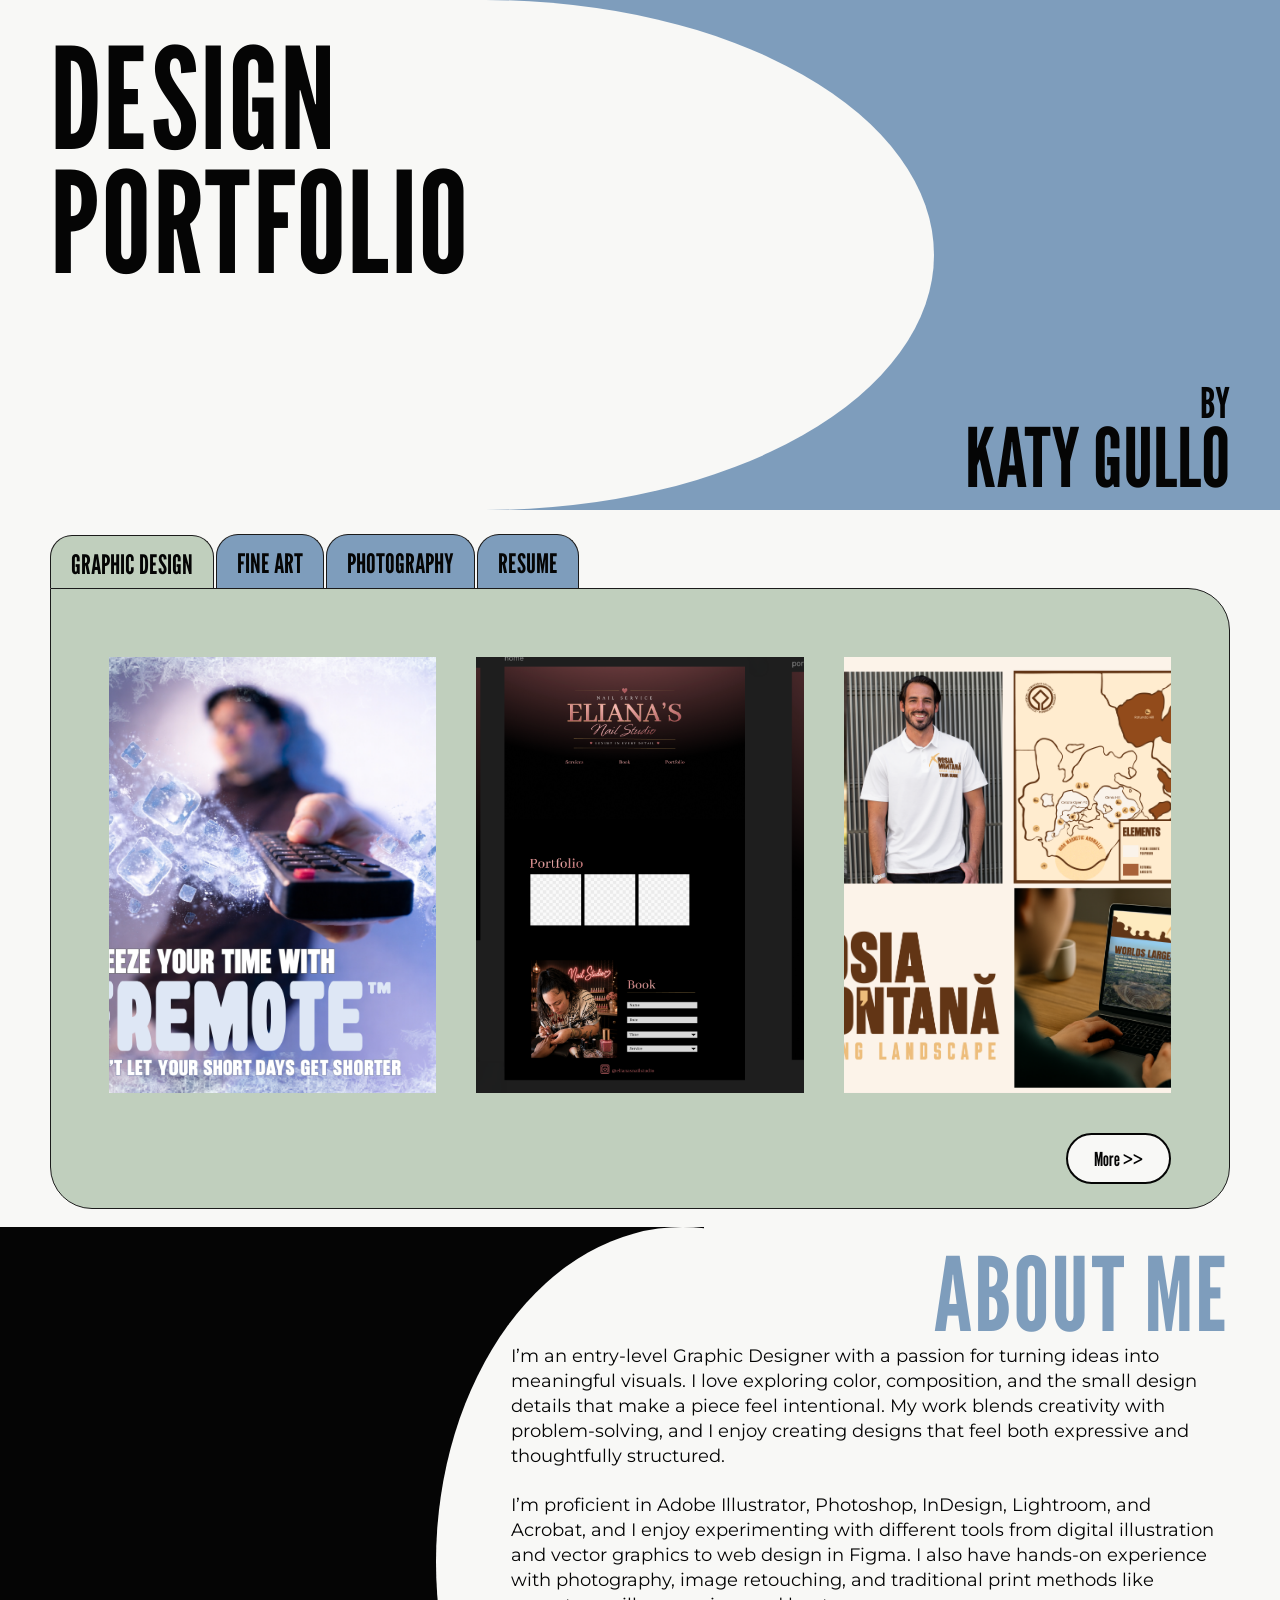
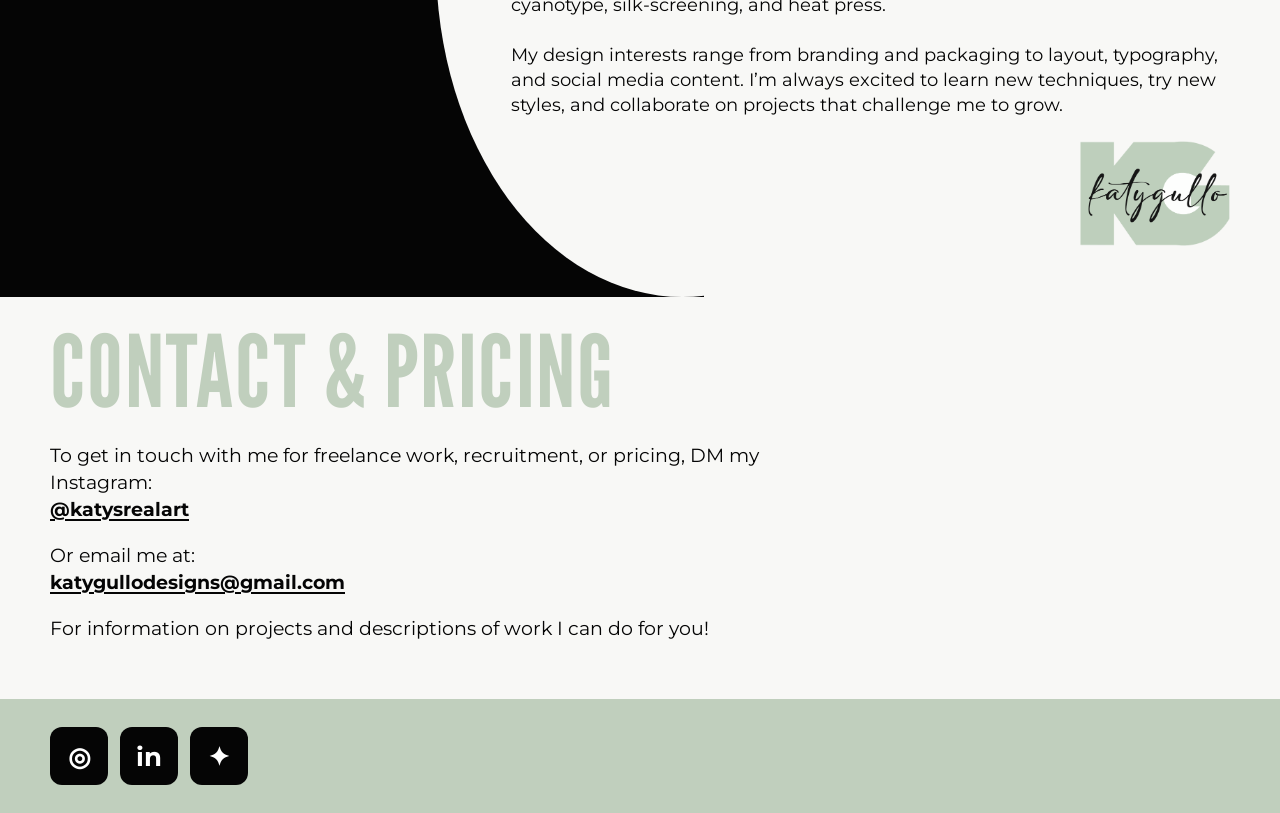
<file: index.html>
<!DOCTYPE html>
<html lang="en">
<head>
  <meta charset="UTF-8">
  <meta name="viewport" content="width=device-width, initial-scale=1.0">
  <style>
@import url('https://fonts.googleapis.com/css2?family=League+Gothic&display=swap');
</style>

  <meta
    name="description"
    content="Design portfolio for Katy Gullo"
  >

  <title>Katy Gullo — Design Portfolio</title>

  <link rel="preconnect" href="https://fonts.googleapis.com">
  <link
    rel="preconnect"
    href="https://fonts.gstatic.com"
    crossorigin
  >

  <link
    href="https://fonts.googleapis.com/css2?family=Anton&family=Montserrat:wght@400;500;600;700&family=Sacramento&display=swap"
    rel="stylesheet"
  >

  <link rel="stylesheet" href="styles.css">
</head>

<body>

  <!-- Hero -->
  <header class="hero" id="top">
    <div class="hero-shape" aria-hidden="true"></div>

    <div class="hero-content shell">
      <h1>
        DESIGN<br>
        PORTFOLIO
      </h1>

      <div class="byline">
        <span>BY</span>
        <strong>KATY GULLO</strong>
      </div>
    </div>
  </header>

  <main>

    <!-- Portfolio -->
    <section
      class="portfolio shell"
      aria-labelledby="portfolio-heading"
    >
      <h2 id="portfolio-heading" class="sr-only">
        Portfolio
      </h2>

      <!-- Tabs -->
      <div
        class="tabs"
        role="tablist"
        aria-label="Portfolio categories"
      >
        <button
          class="tab active"
          id="graphic-tab"
          type="button"
          role="tab"
          aria-selected="true"
          aria-controls="graphic-panel"
          data-tab="graphic-panel"
        >
          Graphic Design
        </button>

        <button
          class="tab"
          id="fine-art-tab"
          type="button"
          role="tab"
          aria-selected="false"
          aria-controls="fine-art-panel"
          data-tab="fine-art-panel"
          tabindex="-1"
        >
          Fine Art
        </button>

        <button
          class="tab"
          id="photography-tab"
          type="button"
          role="tab"
          aria-selected="false"
          aria-controls="photography-panel"
          data-tab="photography-panel"
          tabindex="-1"
        >
          Photography
        </button>

        <button
          class="tab"
          id="resume-tab"
          type="button"
          role="tab"
          aria-selected="false"
          aria-controls="resume-panel"
          data-tab="resume-panel"
          tabindex="-1"
        >
          Resume
        </button>
      </div>

      <!-- Portfolio Panel -->
      <div class="portfolio-panel">

        <!-- Graphic Design -->
        <section
          class="tab-section active"
          id="graphic-panel"
          role="tabpanel"
          aria-labelledby="graphic-tab"
        >
          <div class="project-grid">

            <button
              class="project-card"
              type="button"
            >
              <div class="project-thumb">
                <img
                  src="images/Advertisement-02.png"
                  alt="AI Prompted Advertisement Project"
                >
              </div>
            </button>

            <button
              class="project-card"
              type="button"
            >
              <div class="project-thumb">
                <img
                  src="images/eliana-web.png"
                  alt="Elianas Nail Studio Website"
                >
              </div>
            </button>

            <button
              class="project-card"
              type="button"
            >
              <div class="project-thumb">
                <img
                  src="images/Rosia Montana Broschure.png"
                  alt="Rosia Montana Re-Branding Project"
                >
              </div>
            </button>

          </div>
        </section>

        <!-- Fine Art -->
        <section
          class="tab-section"
          id="fine-art-panel"
          role="tabpanel"
          aria-labelledby="fine-art-tab"
          hidden
        >
          <div class="project-grid">

            <button
              class="project-card"
              type="button"
            >
              <div class="project-thumb">
                <img
                  src="images/IMG_1880.jpeg"
                  alt="I Love TacoBell"
                >
              </div>
            </button>

            <button
              class="project-card"
              type="button"
            >
              <div class="project-thumb">
                <img
                  src="images/IMG_3014.jpeg"
                  alt="Barbies Dream House; Fabric Study"
                >
              </div>
            </button>

            <button
              class="project-card"
              type="button"
            >
              <div class="project-thumb">
                <img
                  src="images/FJH KG 1.jpg"
                  alt="Muscle Mother I"
                >
              </div>
            </button>

          </div>
        </section>

        <!-- Photography -->
        <section
          class="tab-section"
          id="photography-panel"
          role="tabpanel"
          aria-labelledby="photography-tab"
          hidden
        >
          <div class="project-grid">

            <button
              class="project-card"
              type="button"
            >
              <div class="project-thumb">
                <img
                  src="images/IMG_0689.JPG"
                  alt="Double Dutch Bus"
                >
              </div>
            </button>

            <button
              class="project-card"
              type="button"
            >
              <div class="project-thumb">
                <img
                  src="images/IMG_0504.JPG"
                  alt="Peets"
                >
              </div>
            </button>

            <button
              class="project-card"
              type="button"
            >
              <div class="project-thumb">
                <img
                  src="images/IMG_0500.JPG"
                  alt="Goliath"
                >
              </div>
            </button>

          </div>
        </section>

        <!-- Resume -->
        <section
          class="tab-section"
          id="resume-panel"
          role="tabpanel"
          aria-labelledby="resume-tab"
          hidden
        >
          <div class="resume-section">
            <h3>Resume</h3>

            <p>
              View or download my current graphic design resume.
            </p>

            <a
              class="resume-button"
              href="images/Katy_Gullo_Resume_2026.pdf"
              target="_blank"
              rel="noopener"
            >
              View Resume
            </a>
          </div>
        </section>
        <div class="portfolio-footer">
           <a href="portfolio-gd.html" class="more-button">
              More >>
            </a>
        </div>
      </div>
    </section>

    <!-- About -->
    <section class="about" id="about">
      <div class="about-art" aria-hidden="true"></div>

      <div class="about-copy shell">
        <h2>ABOUT ME</h2>

        <div class="about-text">
          <p>
            I’m an entry-level Graphic Designer with a passion for
            turning ideas into meaningful visuals. I love exploring
            color, composition, and the small design details that make
            a piece feel intentional. My work blends creativity with
            problem-solving, and I enjoy creating designs that feel
            both expressive and thoughtfully structured.
          </p>

          <p>
            I’m proficient in Adobe Illustrator, Photoshop, InDesign,
            Lightroom, and Acrobat, and I enjoy experimenting with
            different tools from digital illustration and vector
            graphics to web design in Figma. I also have hands-on
            experience with photography, image retouching, and
            traditional print methods like cyanotype, silk-screening,
            and heat press.
          </p>

          <p>
            My design interests range from branding and packaging to
            layout, typography, and social media content. I’m always
            excited to learn new techniques, try new styles, and
            collaborate on projects that challenge me to grow.
          </p>
        </div>

<div class="signature" aria-label="Katy Gullo signature logo">
    <img src="images/kgweb.png" alt="Logo">
</div>
      </div>
    </section>

    <!-- Contact -->
    <section class="contact shell" id="contact">
      <h2>CONTACT &amp; PRICING</h2>

      <p>
        To get in touch with me for freelance work, recruitment, or
        pricing, DM my Instagram:
        <br>

        <a
          href="https://instagram.com/katysrealart"
          target="_blank"
          rel="noopener"
        >
          @katysrealart
        </a>
      </p>

      <p>
        Or email me at:
        <br>

        <a href="mailto:katygullodesigns@gmail.com">
          katygullodesigns@gmail.com
        </a>
      </p>

      <p>
        For information on projects and descriptions of work I can do
        for you!
      </p>
    </section>

  </main>

  <!-- Footer -->
  <footer>
    <div class="shell social-row">
      <a
        class="social"
        href="https://instagram.com/katysrealart"
        target="_blank"
        rel="noopener"
        aria-label="Instagram"
      >
        ◎
      </a>

      <a
        class="social"
        href="https://www.linkedin.com/in/katy-gullo-81116621b/"
        aria-label="LinkedIn"
      >
        in
      </a>

      <a
        class="social"
        href="mailto:katygullodesigns@gmail.com"
        aria-label="Email"
      >
        ✦
      </a>
    </div>
  </footer>

  <!-- Lightbox -->
  <div
    class="lightbox"
    id="lightbox"
    aria-hidden="true"
  >
    <button
      class="lightbox-close"
      id="lightboxClose"
      type="button"
      aria-label="Close preview"
    >
      ×
    </button>

    <div
      class="lightbox-card"
      role="dialog"
      aria-modal="true"
      aria-labelledby="lightboxTitle"
    >
      <div
        class="lightbox-image"
        id="lightboxImage"
      ></div>

      <h3 id="lightboxTitle"></h3>
      <p id="lightboxDescription"></p>
    </div>
  </div>

  <script src="script.js"></script>
</body>
</html>
</file>
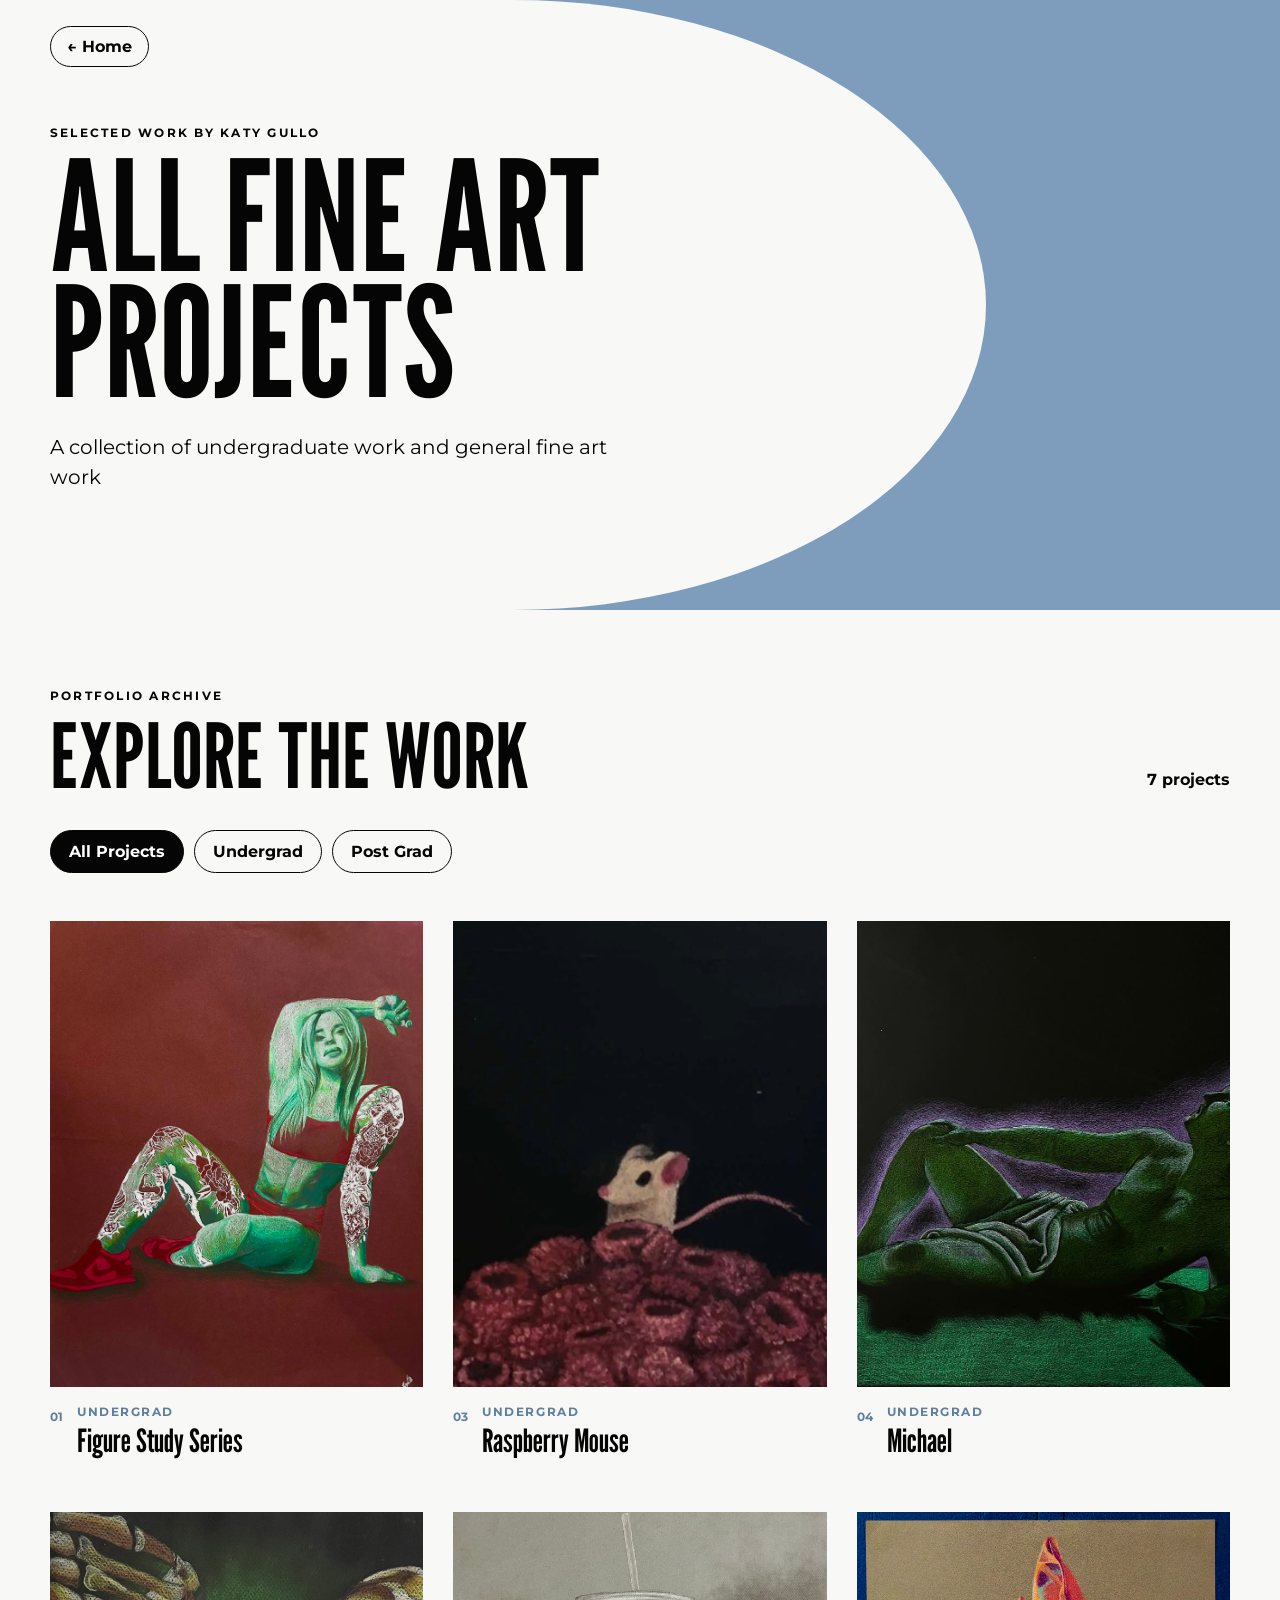
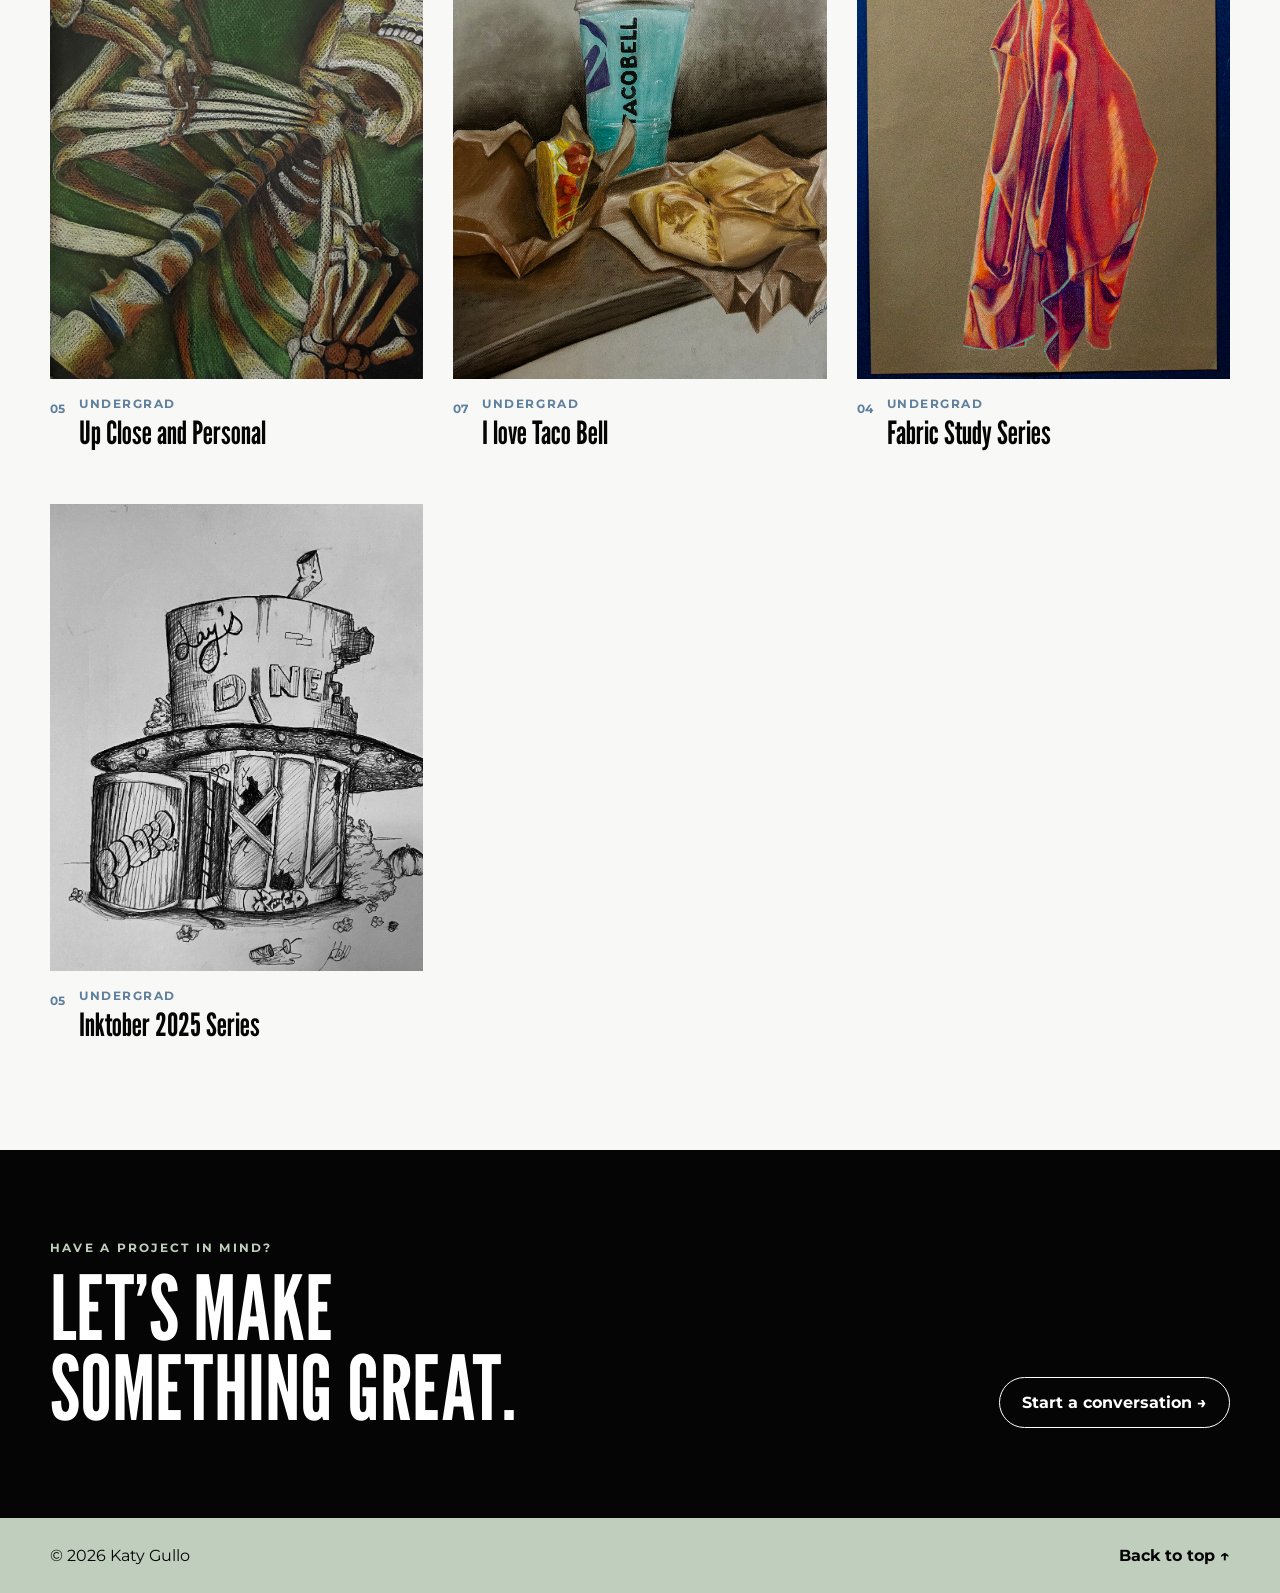
<file: portfolio-fa.html>
<!DOCTYPE html>
<html lang="en">
<head>
  <meta charset="UTF-8">
  <meta name="viewport" content="width=device-width, initial-scale=1.0">
  <meta name="description" content="Selected design, web, logo, and AI prompt projects by Katy Gullo.">
  <title>All Projects — Katy Gullo</title>

  <link rel="preconnect" href="https://fonts.googleapis.com">
  <link rel="preconnect" href="https://fonts.gstatic.com" crossorigin>
  <link href="https://fonts.googleapis.com/css2?family=Anton&family=Montserrat:wght@400;500;600;700&family=Sacramento&display=swap" rel="stylesheet">
<style>
@import url('https://fonts.googleapis.com/css2?family=League+Gothic&display=swap');
</style>
  <link rel="stylesheet" href="portfolio.css">
  <link rel="stylesheet" href="styles.css">
</head>
<body>
  <header class="projects-hero">
    <div class="projects-hero-shape" aria-hidden="true"></div>

    <div class="shell projects-hero-content">
      <a class="back-link" href="index.html" aria-label="Return to home page">← Home</a>

      <div class="projects-title-wrap">
        <p class="eyebrow">Selected work by Katy Gullo</p>
        <h1>ALL FINE ART<br>PROJECTS</h1>
        <p class="projects-intro">
          A collection of undergraduate work and general fine art work
        </p>
      </div>
    </div>
  </header>

  <main>
    <section class="project-browser shell" aria-labelledby="project-heading">
      <div class="section-heading-row">
        <div>
          <p class="section-kicker">Portfolio archive</p>
          <h2 id="project-heading">EXPLORE THE WORK</h2>
        </div>
        <p id="projectCount" class="project-count" aria-live="polite"></p>
      </div>

      <div class="filter-tabs" role="tablist" aria-label="Filter projects by category">
        <button class="filter-tab active" type="button" role="tab" aria-selected="true" data-filter="all">All Projects</button>
        <button class="filter-tab" type="button" role="tab" aria-selected="false" data-filter="undergrad">Undergrad</button>
        <button class="filter-tab" type="button" role="tab" aria-selected="false" data-filter="postgrad">Post Grad</button>
      </div>
      
      <div class="all-project-grid" id="projectGrid">


  <article
  class="portfolio-project"
  data-category="undergrad"
  data-title="Figure Study"
  data-images='[
    "images/FJH KG 1.jpg",
    "images/FJH KG 2.jpg"
  ]'
>
  <button class="project-preview" type="button" aria-label="Open Figure Study project">
    <img src="images/FJH KG 1.jpg" alt="Figure Study cover">
    <span class="open-label">View project</span>
  </button>

  <div class="project-meta">
    <span class="project-number">01</span>

    <div>
      <p class="project-category">Undergrad</p>
      <h3>Figure Study Series</h3>
    </div>
  </div>
</article>

        <article class="portfolio-project" data-category="undergrad" data-title="Raspberry Mouse" data-description="Visual of a mouse frolicking in a field of raspberries." 
        data-image="images/IMG_0172.jpg">
          <button class="project-preview" type="button" aria-label="Raspberry Mouse">
            <img src="images/IMG_0172.jpg" alt="Raspberry Mouse">
            <span class="open-label">View project</span>
          </button>
          <div class="project-meta">
            <span class="project-number">03</span>
            <div>
              <p class="project-category">Undergrad</p>
              <h3>Raspberry Mouse</h3>
            </div>
          </div>
        </article>

        <article class="portfolio-project" data-category="undergrad" data-title="Michael" data-description="Michael" data-description="A figure study using a nude model in the pose of the fall of Achilles." 
        data-image="images/8AE71B5D-9DDA-4F6F-98CA-3ED9B0E6D861.jpeg">
          <button class="project-preview" type="button" aria-label="Michael">
            <img src="images/8AE71B5D-9DDA-4F6F-98CA-3ED9B0E6D861.jpeg" alt="Michael">
            <span class="open-label">View project</span>
          </button>
          <div class="project-meta">
            <span class="project-number">04</span>
            <div>
              <p class="project-category">Undergrad</p>
              <h3>Michael</h3>
            </div>
          </div>
        </article>

        <article class="portfolio-project" data-category="undergrad" data-title="Up Close and Personal" data-description=" perspective-focused still life of a skeleton, rendered with Prismacolor colored pencils." 
        data-image="images/IMG_0342.jpg">
          <button class="project-preview" type="button" aria-label="Up Close and Personal">
            <img src="images/IMG_0342.jpg" alt="Up Close and Personal">
            <span class="open-label">View project</span>
          </button>
          <div class="project-meta">
            <span class="project-number">05</span>
            <div>
              <p class="project-category">Undergrad</p>
              <h3>Up Close and Personal</h3>
            </div>
          </div>
        </article>

        <article class="portfolio-project" data-category="undergrad" data-title="I love Taco Bell" data-description="I love Taco Bell" data-description="Develop an album cover that embodies the idea of atavism, a return to primal origins and emotional authenticity through sound and image." 
        data-image="images/IMG_1880.jpeg">
          <button class="project-preview" type="button" aria-label="I love Taco Bell">
            <img src="images/IMG_1880.jpeg" alt="I love Taco Bell">
            <span class="open-label">View project</span>
          </button>
          <div class="project-meta">
            <span class="project-number">07</span>
            <div>
              <p class="project-category">Undergrad</p>
              <h3>I love Taco Bell</h3>
            </div>
          </div>
        </article>



<article
  class="portfolio-project"
  data-category="undergrad"
  data-title="Fabric Study"
  data-images='[
    "images/IMG_3012.jpeg",
    "images/IMG_3013.jpeg",
    "images/IMG_3014.jpeg"
  ]'
>
  <button class="project-preview" type="button" aria-label="Open Fabric Study project">
    <img src="images/IMG_3014.jpeg" alt="Fabric Study cover">
    <span class="open-label">View project</span>
  </button>

  <div class="project-meta">
    <span class="project-number">04</span>

    <div>
      <p class="project-category">Undergrad</p>
      <h3>Fabric Study Series</h3>
    </div>
  </div>
</article>

<article
  class="portfolio-project"
  data-category="undergrad"
  data-title="Inktober 2025"
  data-images='[
    "images/IMG_0393.jpeg",
    "images/IMG_0503.jpeg",
    "images/IMG_0580.jpeg"
  ]'
>
  <button class="project-preview" type="button" aria-label="Open Inktober 2025 project">
    <img src="images/IMG_0393.jpeg" alt="Inktober 2025 cover">
    <span class="open-label">View project</span>
  </button>

  <div class="project-meta">
    <span class="project-number">05</span>

    <div>
      <p class="project-category">Undergrad</p>
      <h3>Inktober 2025 Series</h3>
    </div>
  </div>
</article>
      </div>


      <p class="empty-state" id="emptyState" hidden>No projects are available in this category yet.</p>
    </section>

    <section class="project-contact">
      <div class="shell project-contact-inner">
        <div>
          <p class="section-kicker">Have a project in mind?</p>
          <h2>LET’S MAKE<br>SOMETHING GREAT.</h2>
        </div>
        <a class="contact-pill" href="mailto:katygullodesigns@gmail.com">Start a conversation →</a>
      </div>
    </section>
  </main>

  <footer>
    <div class="shell portfolio-page-footer">
      <p>© 2026 Katy Gullo</p>
      <a href="#top" id="backToTop">Back to top ↑</a>
    </div>
  </footer>

  <div class="portfolio-lightbox" id="portfolioLightbox" aria-hidden="true">
    <button class="portfolio-lightbox-close" id="portfolioLightboxClose" type="button" aria-label="Close project preview">×</button>
    <div class="portfolio-lightbox-card" role="dialog" aria-modal="true" aria-labelledby="portfolioLightboxTitle">
      <div class="portfolio-lightbox-visual" id="portfolioLightboxVisual"></div>
      <p class="portfolio-lightbox-category" id="portfolioLightboxCategory"></p>
      <h2 id="portfolioLightboxTitle"></h2>
      <p id="portfolioLightboxDescription"></p>
    </div>
  </div>

  <script src="portfolio.js"></script>
</body>
</html>
</file>
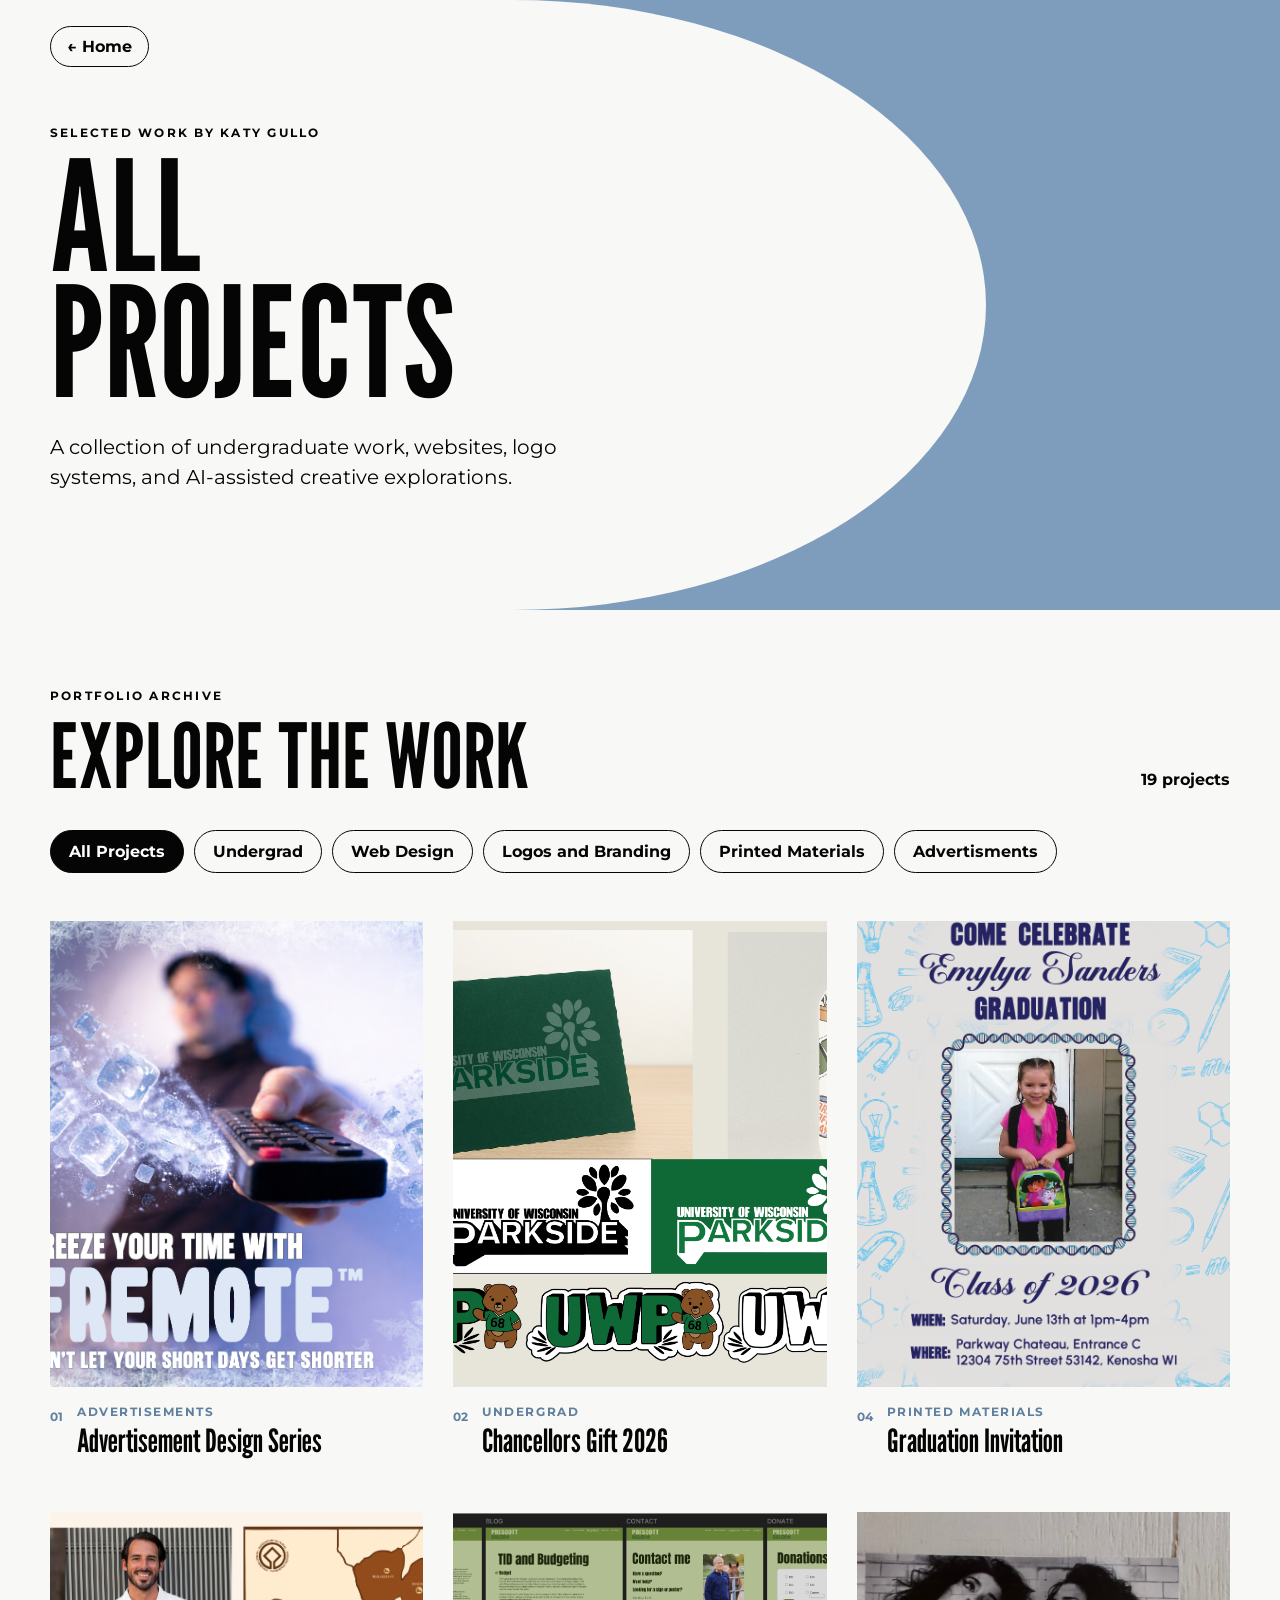
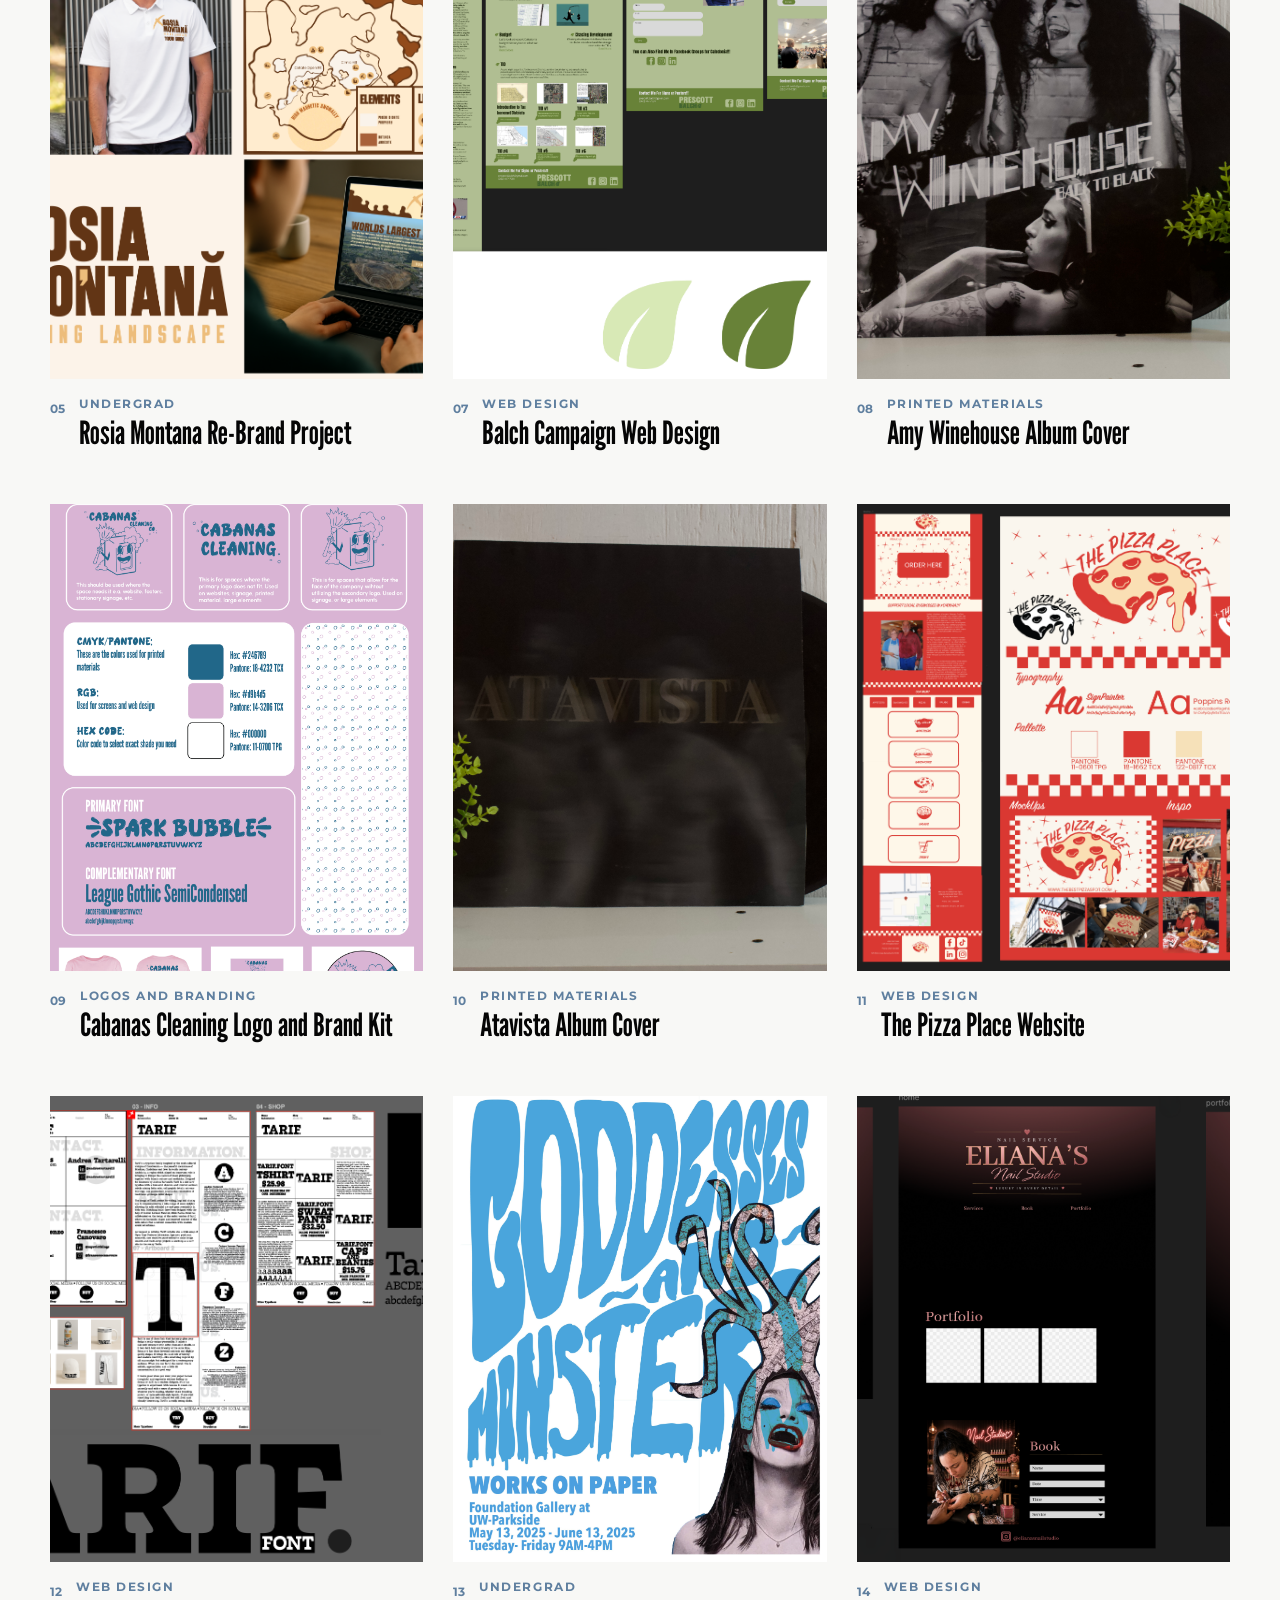
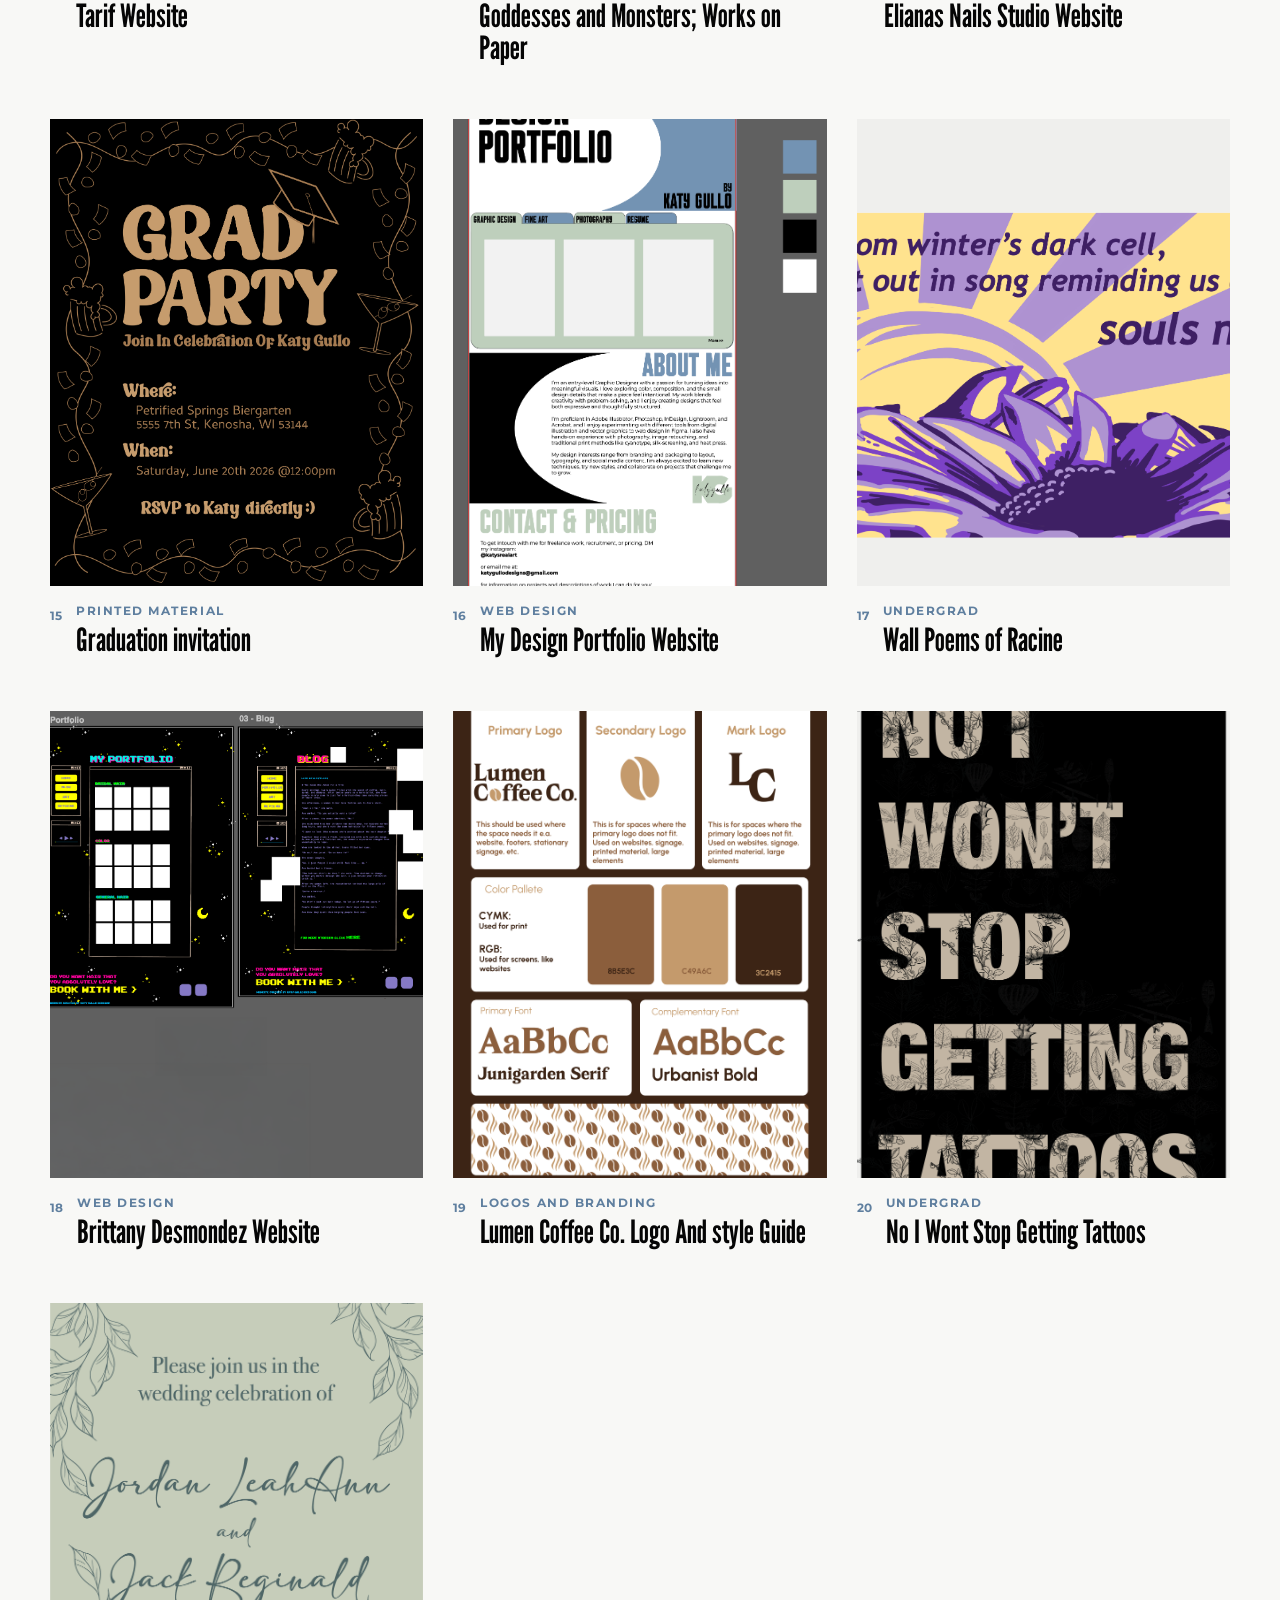
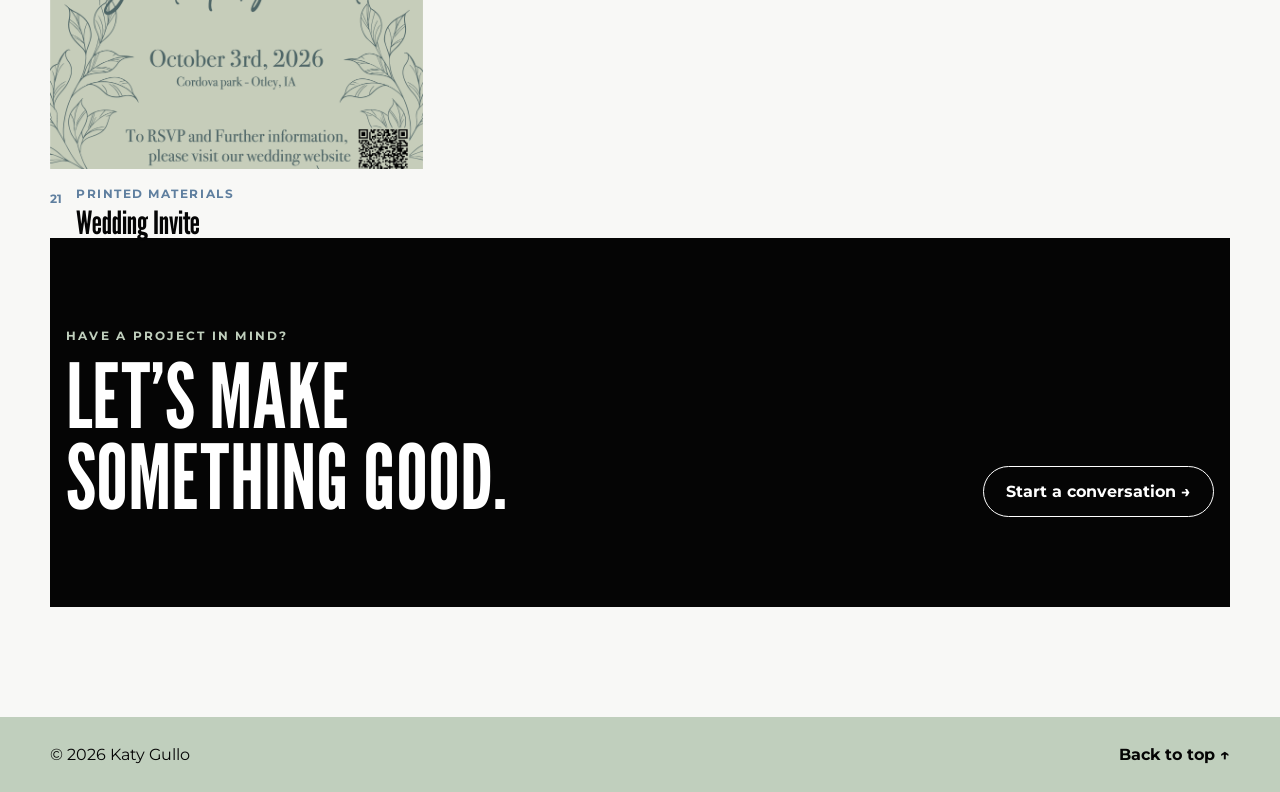
<file: portfolio-gd.html>
<!DOCTYPE html>
<html lang="en">
<head>
  <meta charset="UTF-8">
  <meta name="viewport" content="width=device-width, initial-scale=1.0">
  <meta name="description" content="Selected design, web, logo, and AI prompt projects by Katy Gullo.">
  <title>All Projects — Katy Gullo</title>

  <link rel="preconnect" href="https://fonts.googleapis.com">
  <link rel="preconnect" href="https://fonts.gstatic.com" crossorigin>
  <link href="https://fonts.googleapis.com/css2?family=Anton&family=Montserrat:wght@400;500;600;700&family=Sacramento&display=swap" rel="stylesheet">
<style>
@import url('https://fonts.googleapis.com/css2?family=League+Gothic&display=swap');
</style>
  <link rel="stylesheet" href="portfolio.css">
  <link rel="stylesheet" href="styles.css">
</head>
<body>
  <header class="projects-hero">
    <div class="projects-hero-shape" aria-hidden="true"></div>

    <div class="shell projects-hero-content">
      <a class="back-link" href="index.html" aria-label="Return to home page">← Home</a>

      <div class="projects-title-wrap">
        <p class="eyebrow">Selected work by Katy Gullo</p>
        <h1>ALL<br>PROJECTS</h1>
        <p class="projects-intro">
          A collection of undergraduate work, websites, logo systems, and
          AI-assisted creative explorations.
        </p>
      </div>
    </div>
  </header>

  <main>
    <section class="project-browser shell" aria-labelledby="project-heading">
      <div class="section-heading-row">
        <div>
          <p class="section-kicker">Portfolio Archive</p>
          <h2 id="project-heading">EXPLORE THE WORK</h2>
        </div>
        <p id="projectCount" class="project-count" aria-live="polite"></p>
      </div>

      <div class="filter-tabs" role="tablist" aria-label="Filter projects by category">
        <button class="filter-tab active" type="button" role="tab" aria-selected="true" data-filter="all">All Projects</button>
        <button class="filter-tab" type="button" role="tab" aria-selected="false" data-filter="undergrad">Undergrad</button>
        <button class="filter-tab" type="button" role="tab" aria-selected="false" data-filter="web-design">Web Design</button>
        <button class="filter-tab" type="button" role="tab" aria-selected="false" data-filter="logos and branding">Logos and Branding</button>
        <button class="filter-tab" type="button" role="tab" aria-selected="false" data-filter="printed materials">Printed Materials</button>
        <button class="filter-tab" type="button" role="tab" aria-selected="false" data-filter="advertisements">Advertisments</button>
      </div>

      <div class="all-project-grid" id="projectGrid">

    <article
     class="portfolio-project"
     data-category="advertisements"
     data-title="Advertisement Design"
     data-images='[
       "images/Advertisement-02.png",
       "images/Advertisement-01.png",
        "images/Advertisement-03.png"
      ]'
    >
      <button class="project-preview" type="button" aria-label="Open Advertisement Design project">
        <img src="images/Advertisement-02.png" alt="Advertisement Design cover">
        <span class="open-label">View project</span>
      </button>

      <div class="project-meta">
    <span class="project-number">01</span>

        <div>
          <p class="project-category">Advertisements</p>
          <h3>Advertisement Design Series</h3>
        </div>
      </div>
    </article>

        <article class="portfolio-project" data-category="undergrad" data-title="Chancellors Gift 2026" data-description="A custom made greeting card and sticker set created as a gift for the Chancellor of the University of Wisconsin-Parkside to give out to friends of the Univeristy."
        data-image="images/Chancellors gift 2026.png">
          <button class="project-preview" type="button" aria-label="Chancellors Gift 2026">
            <img src="images/Chancellors gift 2026.png" alt="Chancellors Gift 2026">
            <span class="open-label">View project</span>
          </button>
          <div class="project-meta">
            <span class="project-number">02</span>
            <div>
              <p class="project-category">Undergrad</p>
              <h3>Chancellors Gift 2026</h3>
            </div>
          </div>
        </article>

        <article class="portfolio-project" data-category="printed materials" data-title="Graduation Invitation" data-description="A custom invitation balancing celebratory details with a clear editorial layout." 
        data-image="images/ES Grad invtie.png">
          <button class="project-preview" type="button" aria-label="Open Graduation Invitation project">
            <img src="images/ES Grad invtie.png" alt="Graduation invitation design">
            <span class="open-label">View project</span>
          </button>
          <div class="project-meta">
            <span class="project-number">04</span>
            <div>
              <p class="project-category">Printed Materials</p>
              <h3>Graduation Invitation</h3>
            </div>
          </div>
        </article>

        <article class="portfolio-project" data-category="undergrad" data-title="Rosia Montana Brochure" data-description="A brochure and editorial layout project featuring information design and structured storytelling." 
        data-image="images/Rosia Montana Broschure.png">
          <button class="project-preview" type="button" aria-label="Open Rosia Montana Brochure project">
            <img src="images/Rosia Montana Broschure.png" alt="Rosia Montana brochure design">
            <span class="open-label">View project</span>
          </button>
          <div class="project-meta">
            <span class="project-number">05</span>
            <div>
              <p class="project-category">Undergrad</p>
              <h3>Rosia Montana Re-Brand Project</h3>
            </div>
          </div>
        </article>

        <article class="portfolio-project" data-category="web-design" data-title="Balch Campaign Web Design" data-description="Campaign website created to highlight an upcoming political figure." 
        data-image="images/Balch-portfolio.png">
          <button class="project-preview" type="button" aria-label="Balch Campaign">
            <img src="images/Balch-portfolio.png" alt="Balch Campaign">
            <span class="open-label">View project</span>
          </button>
          <div class="project-meta">
            <span class="project-number">07</span>
            <div>
              <p class="project-category">Web Design</p>
              <h3>Balch Campaign Web Design</h3>
            </div>
          </div>
        </article>

        <article class="portfolio-project" data-category="printed materials" data-title="Amy Winehouse Album Cover" data-description="This album cover redesign pays homage to Amy Winehouse’s timeless aesthetic" 
        data-image="images/IMG_2194.jpeg">
          <button class="project-preview" type="button" aria-label="Amy Winehouse Album Cover">
            <img src="images/IMG_2194.jpeg" alt="Amy Whinehouse">
            <span class="open-label">View project</span>
          </button>
          <div class="project-meta">
            <span class="project-number">08</span>
            <div>
              <p class="project-category">Printed Materials</p>
              <h3>Amy Winehouse Album Cover</h3>
            </div>
          </div>
        </article>
        
        <article class="portfolio-project" data-category="logos and branding" data-title="Cabanas Cleaning Logo and Brand Kit" data-description="Logo kit developed to incorporate a character that conveys the company’s friendly, caring personality." 
        data-image="images/Cleaning business style guide.png">
          <button class="project-preview" type="button" aria-label="Cabanas Cleaning Logo and Brand Kit">
            <img src="images/Cleaning business style guide.png" alt="Cabanas Cleaning">
            <span class="open-label">View project</span>
          </button>
          <div class="project-meta">
            <span class="project-number">09</span>
            <div>
              <p class="project-category">Logos and Branding</p>
              <h3>Cabanas Cleaning Logo and Brand Kit</h3>
            </div>
          </div>
        </article>

        <article class="portfolio-project" data-category="printed materials" data-title="Advertisement Design" data-description="Atavista Album Cover" data-description="Develop an album cover that embodies the idea of atavism, a return to primal origins and emotional authenticity through sound and image." 
        data-image="images/IMG_2195.jpeg">
          <button class="project-preview" type="button" aria-label="Advertisement Design">
            <img src="images/IMG_2195.jpeg" alt="Atavista Album Cover">
            <span class="open-label">View project</span>
          </button>
          <div class="project-meta">
            <span class="project-number">10</span>
            <div>
              <p class="project-category">Printed Materials</p>
              <h3>Atavista Album Cover</h3>
            </div>
          </div>
        </article>

        <article class="portfolio-project" data-category="web-design" data-title="The Pizza Place" data-description="A custom website to allow for a small local pizza shop to show their menu and recieve orders." 
        data-image="images/PIZZA PLACE PORTFOLIO.png">
          <button class="project-preview" type="button" aria-label="The Pizza Place">
            <img src="images/PIZZA PLACE PORTFOLIO.png" alt="The Pizza Place">
            <span class="open-label">View project</span>
          </button>
          <div class="project-meta">
            <span class="project-number">11</span>
            <div>
              <p class="project-category">Web Design</p>
              <h3>The Pizza Place Website</h3>
            </div>
          </div>
        </article>

        <article class="portfolio-project" data-category="web-design" data-title="Tarif" data-description="A website that showases the font Tarif and provides information about the creation" 
        data-image="images/Tarif portfolio.png">
          <button class="project-preview" type="button" aria-label="Tarif Website">
            <img src="images/Tarif portfolio.png" alt="Tarif Website">
            <span class="open-label">View project</span>
          </button>
          <div class="project-meta">
            <span class="project-number">12</span>
            <div>
              <p class="project-category">Web Design</p>
              <h3>Tarif Website</h3>
            </div>
          </div>
        </article>

        <article class="portfolio-project" data-category="undergrad" data-title="Goddesses and Monsters" data-description="Exhibition poster at the Univeristy of Wisconsin-Parkside"
        data-image="images/GAM Mock 1.jpg">
          <button class="project-preview" type="button" aria-label="Goddesses and Monsters">
            <img src="images/GAM Mock 1.jpg" alt="Goddesses and Monsters">
            <span class="open-label">View project</span>
          </button>
          <div class="project-meta">
            <span class="project-number">13</span>
            <div>
              <p class="project-category">Undergrad</p>
              <h3>Goddesses and Monsters; Works on Paper</h3>
            </div>
          </div>
        </article>
        
        <article class="portfolio-project" data-category="web-design" data-title="Elianas Nails Studio Website" data-description="A website for a nail artist to be able to book clients and show their portfolio." 
        data-image="images/eliana-web.png">
          <button class="project-preview" type="button" aria-label="Elianas Nails Studio Website">
            <img src="images/eliana-web.png" alt="Elianas Nails Studio Website">
            <span class="open-label">View project</span>
          </button>
          <div class="project-meta">
            <span class="project-number">14</span>
            <div>
              <p class="project-category">Web Design</p>
              <h3>Elianas Nails Studio Website</h3>
            </div>
          </div>
        </article>
        
                <article class="portfolio-project" data-category="printed materials" data-title="Graduation invitation" data-description="A custom invitation balancing celebratory details with a clear editorial layout." 
        data-image="images/Katys Grad Invitation.png">
          <button class="project-preview" type="button" aria-label="Graduation invitation">
            <img src="images/Katys Grad Invitation.png" alt="Graduation invitation">
            <span class="open-label">View project</span>
          </button>
          <div class="project-meta">
            <span class="project-number">15</span>
            <div>
              <p class="project-category">Printed Material</p>
              <h3>Graduation invitation</h3>
            </div>
          </div>
        </article>
        
        <article class="portfolio-project" data-category="web-design" data-title="My Design Portfolio Website" 
        data-image="images/katygullo-web.png">
          <button class="project-preview" type="button" aria-label="My design portfolio website">
            <img src="images/katygullo-web.png" alt="My design portfolio website">
            <span class="open-label">View project</span>
          </button>
          <div class="project-meta">
            <span class="project-number">16</span>
            <div>
              <p class="project-category">Web Design</p>
              <h3>My Design Portfolio Website</h3>
            </div>
          </div>
        </article>

        <article class="portfolio-project" data-category="undergrad" data-title="Wall Poem of Racine" data-description="Out-sourced project that connected a poem with a visual"
        data-image="images/Joy Wall Poem KG 2.png">
          <button class="project-preview" type="button" aria-label="Wall Poem of Racine">
            <img src="images/Joy Wall Poem KG 2.png" alt="Wall Poem of Racine">
            <span class="open-label">View project</span>
          </button>
          <div class="project-meta">
            <span class="project-number">17</span>
            <div>
              <p class="project-category">Undergrad</p>
              <h3>Wall Poems of Racine</h3>
            </div>
          </div>
        </article>

        <article class="portfolio-project" data-category="web-design" data-title="Brittany Desmondez Website" data-description="Out-sourced project that connected a poem with a visual"
        data-image="images/bdesmondez.png">
          <button class="project-preview" type="button" aria-label="Brittany Desmondez Website">
            <img src="images/bdesmondez.png" alt="Brittany Desmondez Website">
            <span class="open-label">View project</span>
          </button>
          <div class="project-meta">
            <span class="project-number">18</span>
            <div>
              <p class="project-category">Web Design</p>
              <h3>Brittany Desmondez Website</h3>
            </div>
          </div>
        </article>

        <article class="portfolio-project" data-category="logos and branding" data-title="Lumen Coffee Co. Logo" data-description="AI prompted project allowing for practice in client communication."
        data-image="images/LumenLogo.png">
          <button class="project-preview" type="button" aria-label="Lumen Coffee Co. Logo">
            <img src="images/LumenLogo.png" alt="Lumen Coffee Co. Logo">
            <span class="open-label">View project</span>
          </button>
          <div class="project-meta">
            <span class="project-number">19</span>
            <div><p class="project-category">Logos and Branding</p>
              <h3>Lumen Coffee Co. Logo And style Guide</h3>
            </div>
          </div>
        </article>

        <article class="portfolio-project" data-category="undergrad" data-title="No I WONT STOP GETTING TATTOOS" data-description="Experimentation with texture in typography."
        data-image="images/No I wont stop getting tattoo 2 KG.png">
          <button class="project-preview" type="button" aria-label="No I WONT STOP GETTING TATTOOS">
            <img src="images/No I wont stop getting tattoo 2 KG.png" alt="No I WONT STOP GETTING TATTOOS">
            <span class="open-label">View project</span>
          </button>
          <div class="project-meta">
            <span class="project-number">20</span>
            <div>
              <p class="project-category">Undergrad</p>
              <h3>No I Wont Stop Getting Tattoos</h3>
            </div>
          </div>
        </article>

        <article class="portfolio-project" data-category="printed materials" data-title="Wedding invite" data-description="Invite for wedding within client specifications."
        data-image="images/JJweddinginvite.png">
          <button class="project-preview" type="button" aria-label="Wedding invite">
            <img src="images/JJweddinginvite.png" alt="Wedding invite">
            <span class="open-label">View project</span>
          </button>
          <div class="project-meta">
            <span class="project-number">21</span>
            <div>
              <p class="project-category">Printed Materials</p>
              <h3>Wedding Invite</h3>
            </div>
          </div>
        </article>
      </div>

    <section class="project-contact">
      <div class="shell project-contact-inner">
        <div>
          <p class="section-kicker">Have a project in mind?</p>
          <h2>LET’S MAKE<br>SOMETHING GOOD.</h2>
        </div>
        <a class="contact-pill" href="mailto:katygullodesigns@gmail.com">Start a conversation →</a>
      </div>
    </section>
  </main>

  <footer>
    <div class="shell portfolio-page-footer">
      <p>© 2026 Katy Gullo</p>
      <a href="#top" id="backToTop">Back to top ↑</a>
    </div>
  </footer>

  <div class="portfolio-lightbox" id="portfolioLightbox" aria-hidden="true">
    <button class="portfolio-lightbox-close" id="portfolioLightboxClose" type="button" aria-label="Close project preview">×</button>
    <div class="portfolio-lightbox-card" role="dialog" aria-modal="true" aria-labelledby="portfolioLightboxTitle">
      <div class="portfolio-lightbox-visual" id="portfolioLightboxVisual"></div>
      <p class="portfolio-lightbox-category" id="portfolioLightboxCategory"></p>
      <h2 id="portfolioLightboxTitle"></h2>
      <p id="portfolioLightboxDescription"></p>
    </div>
  </div>

  <script src="portfolio.js"></script>
</body>
</html>
</file>
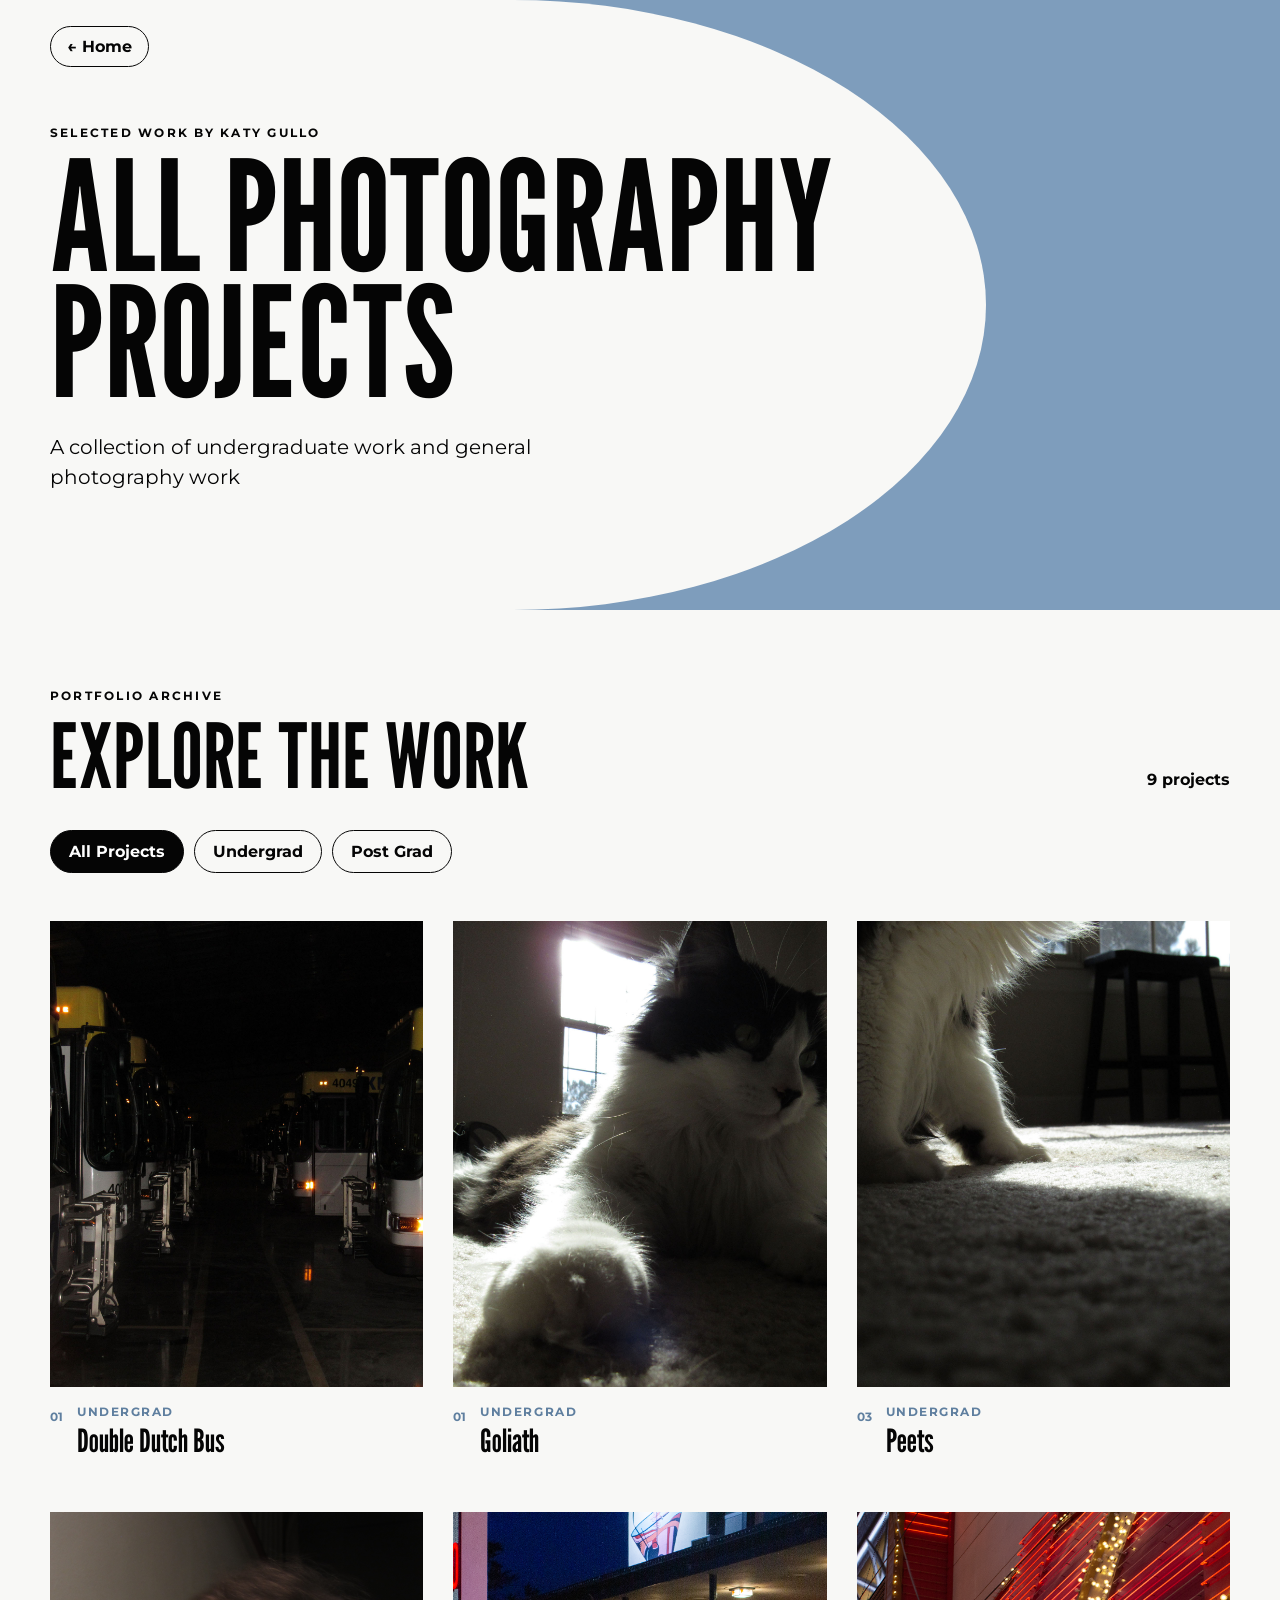
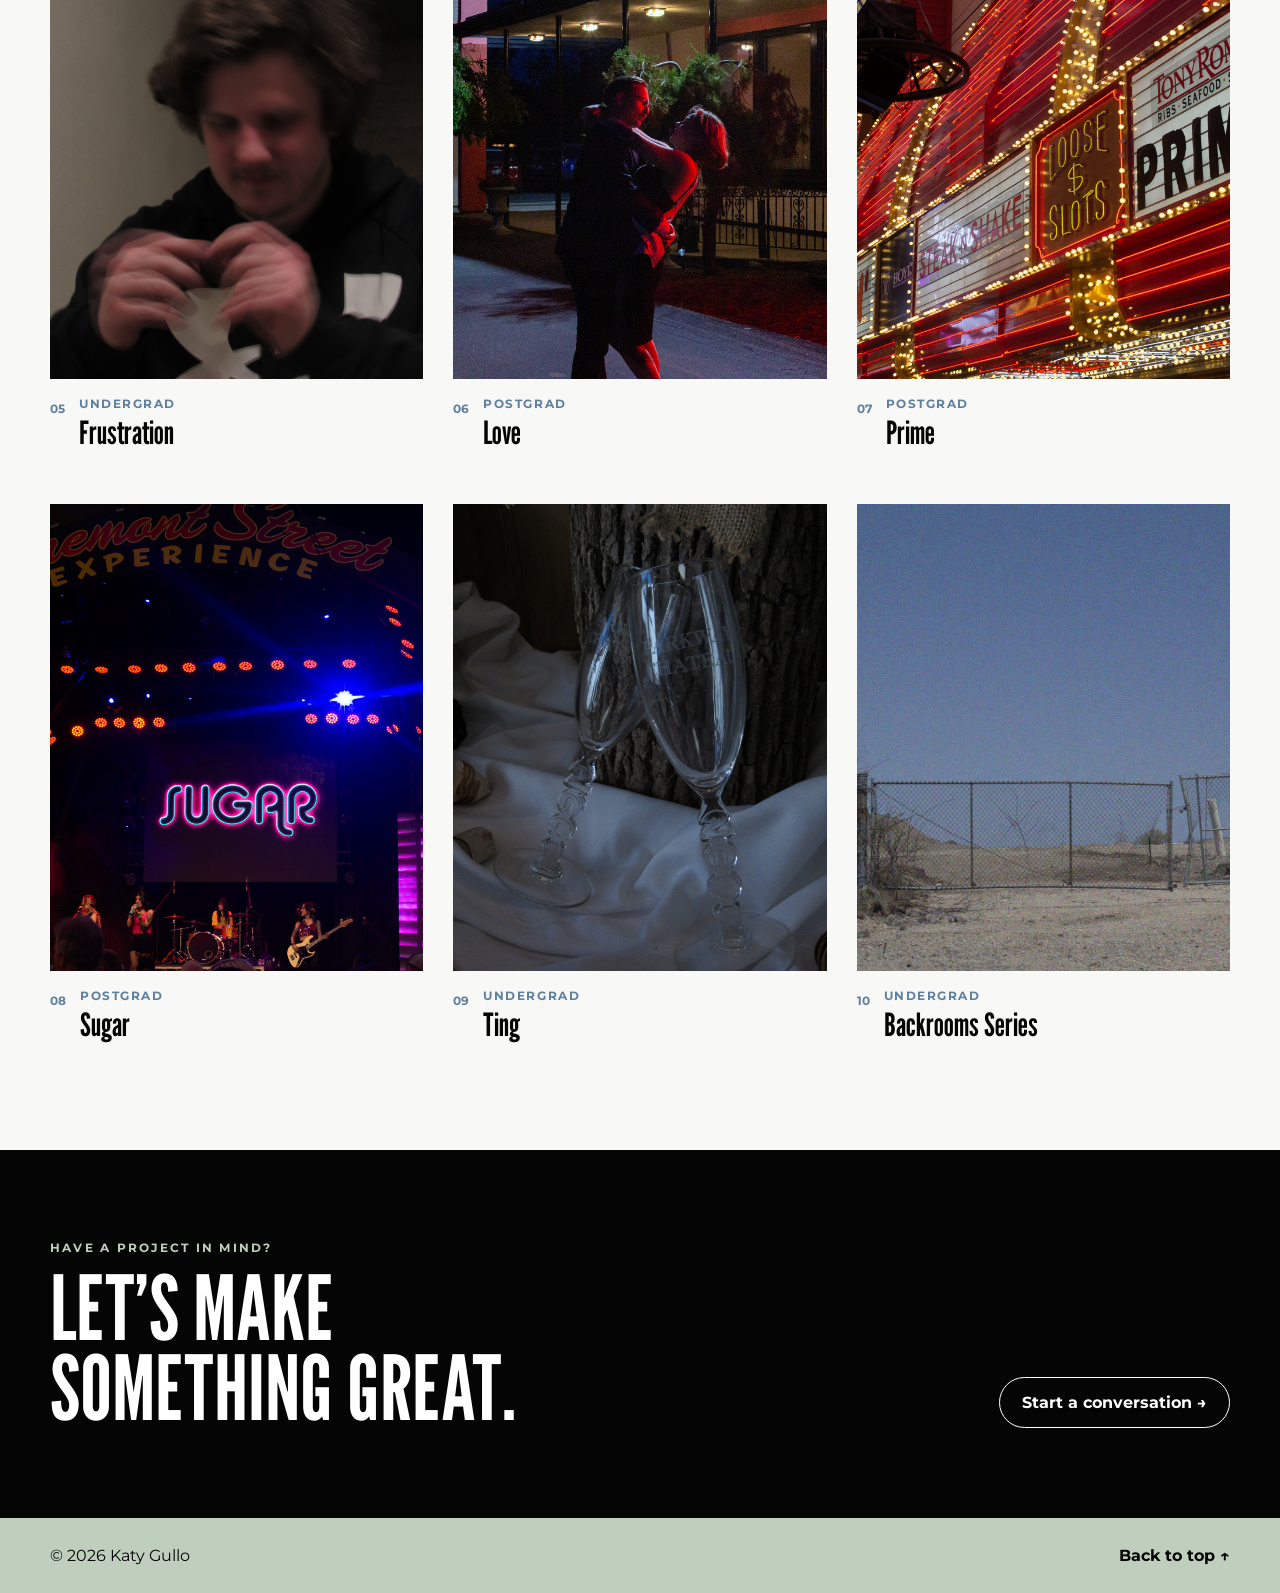
<file: portfolio-pt.html>
<!DOCTYPE html>
<html lang="en">
<head>
  <meta charset="UTF-8">
  <meta name="viewport" content="width=device-width, initial-scale=1.0">
  <meta name="description" content="Selected design, web, logo, and AI prompt projects by Katy Gullo.">
  <title>All Projects — Katy Gullo</title>

  <link rel="preconnect" href="https://fonts.googleapis.com">
  <link rel="preconnect" href="https://fonts.gstatic.com" crossorigin>
  <link href="https://fonts.googleapis.com/css2?family=Anton&family=Montserrat:wght@400;500;600;700&family=Sacramento&display=swap" rel="stylesheet">
<style>
@import url('https://fonts.googleapis.com/css2?family=League+Gothic&display=swap');
</style>
  <link rel="stylesheet" href="styles.css">
  <link rel="stylesheet" href="portfolio.css">
</head>
<body>
  <header class="projects-hero">
    <div class="projects-hero-shape" aria-hidden="true"></div>

    <div class="shell projects-hero-content">
      <a class="back-link" href="index.html" aria-label="Return to home page">← Home</a>

      <div class="projects-title-wrap">
        <p class="eyebrow">Selected work by Katy Gullo</p>
        <h1>ALL PHOTOGRAPHY<br>PROJECTS</h1>
        <p class="projects-intro">
          A collection of undergraduate work and general photography work
        </p>
      </div>
    </div>
  </header>

  <main>
    <section class="project-browser shell" aria-labelledby="project-heading">
      <div class="section-heading-row">
        <div>
          <p class="section-kicker">Portfolio archive</p>
          <h2 id="project-heading">EXPLORE THE WORK</h2>
        </div>
        <p id="projectCount" class="project-count" aria-live="polite"></p>
      </div>

      <div class="filter-tabs" role="tablist" aria-label="Filter projects by category">
        <button class="filter-tab active" type="button" role="tab" aria-selected="true" data-filter="all">All Projects</button>
        <button class="filter-tab" type="button" role="tab" aria-selected="false" data-filter="undergrad">Undergrad</button>
        <button class="filter-tab" type="button" role="tab" aria-selected="false" data-filter="postgrad">Post Grad</button>
      </div>

      <div class="all-project-grid" id="projectGrid">
        <article class="portfolio-project" data-category="undergrad" data-title="Double Dutch Bus" 
        data-image="images/IMG_0689.JPG">
          <button class="project-preview" type="button" aria-label="Double Dutch Bus">
            <img src="images/IMG_0689.JPG" alt="Double Dutch Bus">
            <span class="open-label">View project</span>
          </button>
          <div class="project-meta">
            <span class="project-number">01</span>
            <div>
              <p class="project-category">Undergrad</p>
              <h3>Double Dutch Bus</h3>
            </div>
          </div>
        </article>

        <article class="portfolio-project" data-category="undergrad" data-title="Goliath"
        data-image="images/IMG_0500.JPG">
          <button class="project-preview" type="button" aria-label="Goliath">
            <img src="images/IMG_0500.JPG" alt="Goliath">
            <span class="open-label">View project</span>
          </button>
          <div class="project-meta">
            <span class="project-number">01</span>
            <div>
              <p class="project-category">Undergrad</p>
              <h3>Goliath</h3>
            </div>
          </div>
        </article>

        <article class="portfolio-project" data-category="undergrad" data-title="Peets"
        data-image="images/IMG_0504.JPG">
          <button class="project-preview" type="button" aria-label="Peets">
            <img src="images/IMG_0504.JPG" alt="Peets">
            <span class="open-label">View project</span>
          </button>
          <div class="project-meta">
            <span class="project-number">03</span>
            <div>
              <p class="project-category">Undergrad</p>
              <h3>Peets</h3>
            </div>
          </div>
        </article>

        <article class="portfolio-project" data-category="undergrad" data-title="Frustration" 
        data-image="images/IMG_0444.JPG">
          <button class="project-preview" type="button" aria-label="Frustration">
            <img src="images/IMG_0444.JPG" alt="Frustration">
            <span class="open-label">View project</span>
          </button>
          <div class="project-meta">
            <span class="project-number">05</span>
            <div>
              <p class="project-category">Undergrad</p>
              <h3>Frustration</h3>
            </div>
          </div>
        </article>

        <article class="portfolio-project" data-category="postgrad" data-title="Love"
        data-image="images/love.png">
          <button class="project-preview" type="button" aria-label="Love">
            <img src="images/love.png" alt="Love">
            <span class="open-label">View project</span>
          </button>
          <div class="project-meta">
            <span class="project-number">06</span>
            <div>
              <p class="project-category">Postgrad</p>
              <h3>Love</h3>
            </div>
          </div>
        </article>

        <article class="portfolio-project" data-category="postgrad" data-title="Prime"
        data-image="images/prime.png">
          <button class="project-preview" type="button" aria-label="Prime">
            <img src="images/prime.png" alt="Prime">
            <span class="open-label">View project</span>
          </button>
          <div class="project-meta">
            <span class="project-number">07</span>
            <div>
              <p class="project-category">Postgrad</p>
              <h3>Prime</h3>
            </div>
          </div>
        </article>

        <article class="portfolio-project" data-category="postgrad" data-title="Sugar" 
        data-image="images/sugar.png">
          <button class="project-preview" type="button" aria-label="Sugar">
            <img src="images/sugar.png" alt="Sugar">
            <span class="open-label">View project</span>
          </button>
          <div class="project-meta">
            <span class="project-number">08</span>
            <div>
              <p class="project-category">Postgrad</p>
              <h3>Sugar</h3>
            </div>
          </div>
        </article>

        <article class="portfolio-project" data-category="undergrad" data-title="Ting" 
        data-image="images/IMG_0613.JPG">
          <button class="project-preview" type="button" aria-label="Ting">
            <img src="images/IMG_0613.JPG" alt="Ting">
            <span class="open-label">View project</span>
          </button>
          <div class="project-meta">
            <span class="project-number">09</span>
            <div>
              <p class="project-category">undergrad</p>
              <h3>Ting</h3>
            </div>
          </div>
        </article>

  <article
  class="portfolio-project"
  data-category="undergrad"
  data-title="Backroom series"
  data-images='[
    "images/IMG_0760.png",
    "images/IMG_0793.png",
    "images/IMG_0810.png",
    "images/IMG_0805.png",
    "images/IMG_0816.png"
  ]'
>
  <button class="project-preview" type="button" aria-label="Open Backrooms Series project">
    <img src="images/IMG_0760.png" alt="Backrooms Series cover">
    <span class="open-label">View project</span>
  </button>

  <div class="project-meta">
    <span class="project-number">10</span>

    <div>
      <p class="project-category">Undergrad</p>
      <h3>Backrooms Series</h3>
    </div>
  </div>
</article>
      </div>

      <p class="empty-state" id="emptyState" hidden>No projects are available in this category yet.</p>
    </section>

    <section class="project-contact">
      <div class="shell project-contact-inner">
        <div>
          <p class="section-kicker">Have a project in mind?</p>
          <h2>LET’S MAKE<br>SOMETHING GREAT.</h2>
        </div>
        <a class="contact-pill" href="mailto:katygullodesigns@gmail.com">Start a conversation →</a>
      </div>
    </section>
  </main>

  <footer>
    <div class="shell portfolio-page-footer">
      <p>© 2026 Katy Gullo</p>
      <a href="#top" id="backToTop">Back to top ↑</a>
    </div>
  </footer>

  <div class="portfolio-lightbox" id="portfolioLightbox" aria-hidden="true">
    <button class="portfolio-lightbox-close" id="portfolioLightboxClose" type="button" aria-label="Close project preview">×</button>
    <div class="portfolio-lightbox-card" role="dialog" aria-modal="true" aria-labelledby="portfolioLightboxTitle">
      <div class="portfolio-lightbox-visual" id="portfolioLightboxVisual"></div>
      <p class="portfolio-lightbox-category" id="portfolioLightboxCategory"></p>
      <h2 id="portfolioLightboxTitle"></h2>
      <p id="portfolioLightboxDescription"></p>
    </div>
  </div>

  <script src="portfolio.js"></script>
</body>
</html>
</file>
<file: styles.css>
:root {
  --blue: #7e9dbc;
  --sage: #c0cfbd;
  --paper: #f8f8f6;
  --ink: #050505;
  --line: #1b1b1b;
  --soft: #efefed;
}

/* ========================================
   Reset and Base Styles
======================================== */

*,
*::before,
*::after {
  box-sizing: border-box;
}

html {
  scroll-behavior: smooth;
}


html,
button,
input,
textarea,
select {
  font-family: "League Gothic", sans-serif;
}

body {
  margin: 0;
  overflow-x: hidden;
  color: var(--ink);
  background: var(--paper);
  font-family: "Montserrat", Arial, sans-serif;
}

button,
input,
textarea,
select {
  font: inherit;
}

button,
a {
  -webkit-tap-highlight-color: transparent;
}

button {
  color: inherit;
}

a {
  color: inherit;
}

img {
  display: block;
  max-width: 100%;
}

.shell {
  width: min(1180px, calc(100% - 32px));
  margin-inline: auto;
}

.sr-only {
  position: absolute;
  width: 1px;
  height: 1px;
  padding: 0;
  margin: -1px;
  overflow: hidden;
  clip-path: inset(50%);
  white-space: nowrap;
  border: 0;
}

/* ========================================
   Hero
======================================== */

.hero {
  position: relative;
  min-height: 510px;
  overflow: hidden;
  background: var(--blue);
}

.hero-shape {
  position: absolute;
  inset: 0 auto 0 0;
  width: 73%;
  background: var(--paper);
  border-radius: 0 48% 48% 0 / 0 50% 50% 0;
}

.hero-content {
  position: relative;
  min-height: 510px;
}

.hero h1 {
  margin: 0;
  padding-top: 36px;
  font-family: "League Gothic", sans-serif;
  font-size: clamp(4.8rem, 11vw, 10.2rem);
  font-weight: 400;
  line-height: 0.88;
  letter-spacing: 0.01em;
}

.byline {
  position: absolute;
  right: 0;
  bottom: 18px;
  display: flex;
  flex-direction: column;
  align-items: flex-end;
  font-family: "League Gothic", sans-serif;
  line-height: 0.86;
}

.byline span {
  font-size: clamp(1.8rem, 3.3vw, 3rem);
}

.byline strong {
  font-size: clamp(3rem, 6.4vw, 5.5rem);
  font-weight: 400;
}

/* ========================================
   Portfolio and Tabs
======================================== */

.portfolio {
  position: relative;
  z-index: 2;
  margin-top: 24px;
}

.tabs {
  display: flex;
  align-items: flex-end;
  gap: 2px;
  overflow-x: auto;
  scrollbar-width: none;
}

.tabs::-webkit-scrollbar {
  display: none;
}

.tab {
  flex: 0 0 auto;
  min-width: max-content;
  padding: 12px 20px 9px;
  border: 1px solid var(--line);
  border-bottom: 0;
  border-radius: 22px 22px 0 0;
  background: var(--blue);
  font-family: "League Gothic", sans-serif;
  font-size: clamp(1.15rem, 2.1vw, 1.8rem);
  font-weight: 400;
  text-transform: uppercase;
  cursor: pointer;
  transition:
    background-color 0.2s ease,
    transform 0.2s ease;
}

.tab:hover {
  background: #91abc4;
}

.tab.active {
  z-index: 2;
  background: var(--sage);
  transform: translateY(1px);
}

.tab:focus-visible {
  outline: 3px solid var(--ink);
  outline-offset: 3px;
}

.portfolio-panel {
  min-height: 510px;
  padding: 68px 58px 24px;
  border: 1px solid var(--line);
  border-radius: 0 42px 42px 42px;
  background: var(--sage);
}

/* ========================================
   Tab Sections
======================================== */

.tab-section {
  display: none;
}

.tab-section.active {
  display: block;
  animation: tabFade 0.3s ease;
}

.tab-section[hidden] {
  display: none;
}

@keyframes tabFade {
  from {
    opacity: 0;
    transform: translateY(8px);
  }

  to {
    opacity: 1;
    transform: translateY(0);
  }
}

/* ========================================
   Project Grid
======================================== */

.project-grid {
  display: grid;
  grid-template-columns: repeat(3, minmax(0, 1fr));
  gap: 40px;
  width: 100%;
}

.project-card {
  display: block;
  width: 100%;
  min-width: 0;
  margin: 0;
  padding: 0;
  border: 0;
  background: transparent;
  appearance: none;
  text-align: left;
  cursor: pointer;
}

.project-thumb {
  width: 100%;
  aspect-ratio: 3 / 4;
  overflow: hidden;
  display: grid;
  place-items: center;
  background-color: var(--soft);
  background-image: linear-gradient(
    145deg,
    rgba(126, 157, 188, 0.2),
    transparent 60%
  );
  box-shadow: inset 0 0 0 1px rgba(0, 0, 0, 0.05);
  transition:
    transform 0.25s ease,
    box-shadow 0.25s ease;
}

.project-thumb img {
  width: 100%;
  height: 100%;
  object-fit: cover;
  object-position: center;
}

.project-card:hover .project-thumb,
.project-card:focus-visible .project-thumb {
  transform: translateY(-5px);
  box-shadow: 0 12px 24px rgba(0, 0, 0, 0.14);
}

.project-card:focus-visible {
  outline: 3px solid var(--blue);
  outline-offset: 5px;
}

/* ========================================
   Resume Panel
======================================== */

.resume-section {
  min-height: 340px;
  display: grid;
  place-content: center;
  justify-items: center;
  padding: 40px 20px;
  text-align: center;
}

.resume-section h3 {
  margin: 0 0 14px;
  font-family: "League Gothic", sans-serif;
  font-size: clamp(2.8rem, 6vw, 5rem);
  font-weight: 400;
  line-height: 1;
}

.resume-section p {
  margin: 0 0 24px;
  font-size: 1.1rem;
  line-height: 1.5;
}

.resume-button {
  display: inline-block;
  padding: 12px 24px;
  border: 1px solid var(--ink);
  border-radius: 999px;
  background: var(--blue);
  color: var(--ink);
  font-weight: 700;
  text-decoration: none;
  transition:
    transform 0.2s ease,
    background-color 0.2s ease;
}

.resume-button:hover {
  transform: translateY(-2px);
  background: var(--paper);
}

.resume-button:focus-visible {
  outline: 3px solid var(--ink);
  outline-offset: 4px;
}
.portfolio-footer{
    display:flex;
    justify-content:flex-end;
    margin-top:40px;
}

.more-button{
    display:inline-flex;
    align-items:center;
    justify-content:center;
    padding:12px 26px;
    border:2px solid var(--ink);
    border-radius:999px;
    background:var(--paper);
    color:var(--ink);
   font-family: "League Gothic", sans-serif;
    font-size:1.2rem;
    text-decoration:none;
    transition:.25s ease;
}

.more-button:hover{
    background:var(--blue);
    color:white;
    transform:translateY(-3px);
}

.more-button:active{
    transform:translateY(0);
}

/* ========================================
   About
======================================== */

.about {
  position: relative;
  min-height: 670px;
  margin-top: 18px;
  overflow: hidden;
  background: var(--paper);
}

.about-art {
  position: absolute;
  left: 0;
  top: 0;
  bottom: 0;
  width: 55%;
  background: var(--ink);
  overflow: hidden;
}

.about-art::after {
  content: "";
  position: absolute;
  right: -32%;
  top: 0;
  width: 70%;
  height: 100%;
  background: var(--paper);
  border-radius: 50%;
}

.about-copy {
  position: relative;
  min-height: 670px;
  padding: 18px 0 35px 36%;
}

.about h2,
.contact h2 {
  margin: 0;
  font-family: "League Gothic", sans-serif;
  font-weight: 400;
  line-height: 0.95;
  letter-spacing: 0.015em;
}

.about h2 {
  color: var(--blue);
  font-size: clamp(4.6rem, 8vw, 8rem);
  text-align: right;
}

.about-text {
  max-width: 810px;
  margin-left: auto;
  font-size: clamp(0.98rem, 1.4vw, 1.25rem);
  line-height: 1.4;
}

.about-text p {
  margin: 0 0 24px;
}

/* ========================================
   Signature
======================================== */

.signature {
  position: relative;
  width: 150px;
  height: 90px;
  display: grid;
  place-items: center;
  margin: 20px 0 0 auto;
}

.kg {
  color: var(--sage);
  font-family: "League Gothic", sans-serif;
  font-size: 5.5rem;
  line-height: 1;
}

.script {
  position: absolute;
  font-family: "Sacramento", cursive;
  font-size: 2rem;
  line-height: 1;
  transform: rotate(-7deg);
}

/* ========================================
   Contact
======================================== */

.contact {
  padding: 26px 0 38px;
}

.contact h2 {
  margin-bottom: 24px;
  color: var(--sage);
  font-size: clamp(4rem, 7.8vw, 7.5rem);
}

.contact p {
  max-width: 800px;
  font-size: clamp(1rem, 1.5vw, 1.22rem);
  line-height: 1.4;
}

.contact a {
  font-weight: 700;
  text-decoration-thickness: 2px;
  text-underline-offset: 3px;
}

.contact a:hover {
  color: var(--blue);
}

/* ========================================
   Footer
======================================== */

footer {
  padding: 28px 0;
  background: var(--sage);
}

.social-row {
  display: flex;
  gap: 12px;
}

.social {
  width: 58px;
  height: 58px;
  display: grid;
  place-items: center;
  border-radius: 12px;
  background: var(--ink);
  color: #ffffff;
  font-size: 1.65rem;
  font-weight: 700;
  text-decoration: none;
  transition:
    transform 0.2s ease,
    opacity 0.2s ease;
}

.social:hover {
  transform: translateY(-3px);
  opacity: 0.85;
}

.social:focus-visible {
  outline: 3px solid var(--blue);
  outline-offset: 4px;
}

/* ========================================
   Lightbox
======================================== */

.lightbox {
  position: fixed;
  inset: 0;
  z-index: 20;
  display: none;
  place-items: center;
  padding: 24px;
  background: rgba(0, 0, 0, 0.78);
}

.lightbox.open {
  display: grid;
}

.lightbox-card {
  width: min(760px, 100%);
  max-height: 90vh;
  overflow-y: auto;
  padding: 22px;
  border-radius: 22px;
  background: var(--paper);
}

.lightbox-image {
  height: min(62vh, 520px);
  overflow: hidden;
  display: grid;
  place-items: center;
  background: var(--soft);
}

.lightbox-image img {
  width: 100%;
  height: 100%;
  object-fit: contain;
}

.lightbox-card h3 {
  margin: 18px 0 5px;
  font-family: "League Gothic", sans-serif;
  font-size: 2rem;
  font-weight: 400;
}

.lightbox-card p {
  margin: 0;
  line-height: 1.5;
}

.lightbox-close {
  position: fixed;
  top: 18px;
  right: 25px;
  padding: 0;
  border: 0;
  background: transparent;
  color: #ffffff;
  font-size: 3rem;
  line-height: 1;
  cursor: pointer;
}

.lightbox-close:focus-visible {
  outline: 3px solid #ffffff;
  outline-offset: 4px;
}

/* ========================================
   Tablet
======================================== */

@media (max-width: 840px) {
  .hero,
  .hero-content {
    min-height: 420px;
  }

  .hero-shape {
    width: 84%;
  }

  .portfolio-panel {
    padding: 42px 24px 22px;
  }

  .project-grid {
    grid-template-columns: repeat(2, minmax(0, 1fr));
    gap: 18px;
  }

  .about-art {
    width: 44%;
    clip-path: ellipse(92% 52% at 0% 50%);
  }

  .about-copy {
    padding-left: 28%;
  }
}

/* ========================================
   Mobile
======================================== */

@media (max-width: 640px) {
  .shell {
    width: calc(100% - 24px);
  }

  .hero,
  .hero-content {
    min-height: 350px;
  }

  .hero-shape {
    width: 92%;
  }

  .hero h1 {
    padding-top: 28px;
    font-size: clamp(4rem, 20vw, 6.2rem);
  }

  .byline {
    bottom: 14px;
  }

  .byline span {
    font-size: 1rem;
  }

  .byline strong {
    font-size: 1.5rem;
  }

  .tab {
    padding: 9px 13px 7px;
    font-size: 1.05rem;
  }

  .portfolio-panel {
    min-height: unset;
    padding: 32px 18px 20px;
    border-radius: 0 28px 28px 28px;
  }

  .project-grid {
    grid-template-columns: 1fr;
    gap: 24px;
  }

  .project-thumb {
    aspect-ratio: 4 / 5;
  }

  .resume-section {
    min-height: 280px;
    padding: 30px 15px;
  }

  .about {
    min-height: unset;
  }

  .about-art {
    display: none;
  }

  .about-copy {
    min-height: unset;
    padding: 30px 0;
  }

  .about h2 {
    font-size: clamp(3.8rem, 18vw, 6rem);
    text-align: left;
  }

  .about-text {
    margin: 0;
  }

  .signature {
    margin-left: 0;
  }

  .contact h2 {
    font-size: clamp(3rem, 15vw, 5rem);
  }

  .social {
    width: 50px;
    height: 50px;
  }

  .lightbox {
    padding: 14px;
  }

  .lightbox-card {
    padding: 14px;
    border-radius: 16px;
  }

  .lightbox-image {
    height: 55vh;
  }

  .lightbox-close {
    top: 10px;
    right: 14px;
  }
}

/* ========================================
   Reduced Motion
======================================== */

@media (prefers-reduced-motion: reduce) {
  html {
    scroll-behavior: auto;
  }

  *,
  *::before,
  *::after {
    animation-duration: 0.01ms !important;
    animation-iteration-count: 1 !important;
    transition-duration: 0.01ms !important;
  }
}

/* ========================================
   Page Load Animations
======================================== */

.hero-shape {
  transform: translateX(-8%);
  opacity: 0;
  animation: heroShapeIn 0.9s ease forwards;
}

.hero h1 {
  opacity: 0;
  transform: translateY(30px);
  animation: heroTitleIn 0.8s ease 0.2s forwards;
}

.byline {
  opacity: 0;
  transform: translateX(25px);
  animation: bylineIn 0.7s ease 0.55s forwards;
}

@keyframes heroShapeIn {
  to {
    opacity: 1;
    transform: translateX(0);
  }
}

@keyframes heroTitleIn {
  to {
    opacity: 1;
    transform: translateY(0);
  }
}

@keyframes bylineIn {
  to {
    opacity: 1;
    transform: translateX(0);
  }
}
</file>
<file: portfolio.css>
:root {
  --portfolio-blue-dark: #5f7f9f;
  --portfolio-black: #050505;
}

.projects-hero {
  position: relative;
  min-height: 610px;
  overflow: hidden;
  background: var(--blue);
}

.projects-hero-shape {
  position: absolute;
  inset: 0 auto 0 0;
  width: 77%;
  background: var(--paper);
  border-radius: 0 48% 48% 0 / 0 50% 50% 0;
  animation: projectShapeIn 0.9s ease both;
}

.projects-hero-content {
  position: relative;
  min-height: 610px;
  padding-top: 26px;
}

.back-link {
  position: relative;
  z-index: 2;
  display: inline-flex;
  align-items: center;
  gap: 8px;
  padding: 10px 16px;
  border: 1px solid var(--ink);
  border-radius: 999px;
  font-weight: 700;
  text-decoration: none;
  transition: transform 0.2s ease, background-color 0.2s ease;
}

.back-link:hover {
  transform: translateX(-4px);
  background: var(--sage);
}

.projects-title-wrap {
  max-width: 820px;
  padding-top: 58px;
}

.eyebrow,
.section-kicker {
  margin: 0 0 12px;
  font-size: 0.78rem;
  font-weight: 700;
  letter-spacing: 0.18em;
  text-transform: uppercase;
}

.projects-title-wrap h1 {
  margin: 0;
  font-family: "League Gothic", sans-serif;
  font-size: clamp(5rem, 12vw, 10.5rem);
  font-weight: 400;
  line-height: 0.82;
  animation: projectTitleIn 0.75s ease 0.2s both;
}

.projects-intro {
  max-width: 580px;
  margin: 28px 0 0;
  font-size: clamp(1rem, 1.6vw, 1.22rem);
  line-height: 1.55;
  animation: projectIntroIn 0.7s ease 0.45s both;
}

.project-browser {
  padding-top: 78px;
  padding-bottom: 110px;
}

.section-heading-row {
  display: flex;
  align-items: flex-end;
  justify-content: space-between;
  gap: 30px;
  margin-bottom: 34px;
}

.section-heading-row h2,
.project-contact h2 {
  margin: 0;
  font-family: "League Gothic", sans-serif;
  font-size: clamp(3.2rem, 7vw, 6.8rem);
  font-weight: 400;
  line-height: 0.9;
}

.project-count {
  margin: 0 0 7px;
  font-weight: 700;
}

.filter-tabs {
  display: flex;
  flex-wrap: wrap;
  gap: 10px;
  margin-bottom: 48px;
}

.filter-tab {
  padding: 11px 18px;
  border: 1px solid var(--ink);
  border-radius: 999px;
  background: transparent;
  cursor: pointer;
  font-weight: 700;
  transition: transform 0.2s ease, background-color 0.2s ease, color 0.2s ease;
}

.filter-tab:hover {
  transform: translateY(-2px);
  background: var(--sage);
}

.filter-tab.active {
  background: var(--ink);
  color: #fff;
}

.filter-tab:focus-visible,
.project-preview:focus-visible,
.contact-pill:focus-visible,
.back-link:focus-visible {
  outline: 3px solid var(--blue);
  outline-offset: 4px;
}

.all-project-grid {
  display: grid;
  grid-template-columns: repeat(3, minmax(0, 1fr));
  gap: 56px 30px;
}

.portfolio-project {
  min-width: 0;
  animation: cardReveal 0.48s ease both;
}

.portfolio-project.is-hidden {
  display: none;
}

.project-preview {
  position: relative;
  width: 100%;
  aspect-ratio: 4 / 5;
  overflow: hidden;
  display: block;
  padding: 0;
  border: 0;
  background: var(--soft);
  cursor: pointer;
  box-shadow: 0 0 0 rgba(0, 0, 0, 0);
  transition: transform 0.35s ease, box-shadow 0.35s ease;
}

.project-preview::after {
  content: "";
  position: absolute;
  inset: 0;
  background: linear-gradient(to top, rgba(0, 0, 0, 0.55), transparent 45%);
  opacity: 0;
  transition: opacity 0.3s ease;
}

.project-preview img {
  width: 100%;
  height: 100%;
  object-fit: cover;
  transition: transform 0.55s ease;
}

.logo-preview img {
  padding: 17%;
  object-fit: contain;
  background: var(--sage);
}

.open-label {
  position: absolute;
  left: 18px;
  bottom: 17px;
  z-index: 2;
  color: #fff;
  font-size: 0.82rem;
  font-weight: 700;
  letter-spacing: 0.08em;
  text-transform: uppercase;
  opacity: 0;
  transform: translateY(8px);
  transition: opacity 0.3s ease, transform 0.3s ease;
}

.project-preview:hover,
.project-preview:focus-visible {
  transform: translateY(-8px);
  box-shadow: 0 20px 38px rgba(0, 0, 0, 0.16);
}

.project-preview:hover::after,
.project-preview:focus-visible::after,
.project-preview:hover .open-label,
.project-preview:focus-visible .open-label {
  opacity: 1;
}

.project-preview:hover .open-label,
.project-preview:focus-visible .open-label {
  transform: translateY(0);
}

.project-preview:hover img,
.project-preview:focus-visible img {
  transform: scale(1.045);
}

.project-meta {
  display: grid;
  grid-template-columns: auto 1fr;
  gap: 14px;
  padding-top: 18px;
}

.project-number {
  padding-top: 4px;
  color: var(--portfolio-blue-dark);
  font-size: 0.78rem;
  font-weight: 700;
}

.project-category {
  margin: 0 0 5px;
  color: var(--portfolio-blue-dark);
  font-size: 0.74rem;
  font-weight: 700;
  letter-spacing: 0.13em;
  text-transform: uppercase;
}

.project-meta h3 {
  margin: 0;
  font-family: "League Gothic", sans-serif;
  font-size: clamp(1.65rem, 2.5vw, 2.35rem);
  font-weight: 400;
  line-height: 1;
}

.generated-preview {
  display: grid;
  place-items: center;
}

.web-preview {
  background: #d9e2ea;
}

.browser-mockup {
  width: 82%;
  height: 72%;
  overflow: hidden;
  display: block;
  background: var(--paper);
  border: 1px solid rgba(0, 0, 0, 0.15);
  box-shadow: 0 15px 30px rgba(0, 0, 0, 0.13);
  transform: rotate(-3deg);
}

.browser-bar {
  height: 28px;
  display: flex;
  align-items: center;
  gap: 5px;
  padding-left: 9px;
  background: var(--ink);
}

.browser-bar i {
  width: 6px;
  height: 6px;
  border-radius: 50%;
  background: var(--sage);
}

.mockup-title {
  display: block;
  padding: 24px 18px 10px;
  font-family: "League Gothic", sans-serif;
  font-size: clamp(1.8rem, 3vw, 3rem);
  line-height: 0.85;
}

.mockup-block {
  display: block;
  width: 68%;
  height: 25%;
  margin: 12px 18px;
  border-radius: 0 40px 40px 0;
  background: var(--blue);
}

.landing-preview {
  background: var(--ink);
  color: #fff;
}

.landing-art strong {
  display: block;
  font-family: "League Gothic", sans-serif;
  font-size: clamp(2.5rem, 5vw, 4.6rem);
  font-weight: 400;
  line-height: 0.84;
  text-align: left;
}

.landing-art span {
  display: block;
  width: 80px;
  height: 80px;
  margin: 26px 0 0 auto;
  border-radius: 50%;
  background: var(--blue);
}
.project-modal {
  position: fixed;
  inset: 0;
  z-index: 1000;
  display: none;
}

.project-modal.is-open {
  display: block;
}

.project-modal-overlay {
  position: absolute;
  inset: 0;
  background: rgba(0, 0, 0, 0.75);
}

.project-modal-content {
  position: relative;
  z-index: 1;
  width: min(1100px, calc(100% - 40px));
  max-height: calc(100vh - 40px);
  margin: 20px auto;
  padding: 40px;
  overflow-y: auto;
  background: #fff;
}

.project-modal-close {
  position: sticky;
  top: 0;
  display: block;
  margin-left: auto;
  border: 0;
  background: transparent;
  font-size: 2.5rem;
  line-height: 1;
  cursor: pointer;
  z-index: 2;
}

.project-gallery {
  display: grid;
  gap: 30px;
  margin-top: 30px;
}

.project-gallery img {
  display: block;
  width: 100%;
  height: auto;
}

body.modal-open {
  overflow: hidden;
}

.boutique-preview {
  background: #f2e8e2;
}

.brand-mark {
  font-family: "League Gothic", sans-serif;
  font-size: clamp(4rem, 8vw, 6.5rem);
  transform: rotate(-6deg);
}

.brand-mark span {
  display: block;
  margin-top: -12px;
  font-family: "Montserrat", sans-serif;
  font-size: 0.65rem;
  font-weight: 700;
  letter-spacing: 0.45em;
  text-align: center;
}

.cafe-preview {
  background: #d5c7b1;
}

.cafe-mark {
  width: 72%;
  aspect-ratio: 1;
  display: grid;
  place-content: center;
  border: 2px solid var(--ink);
  border-radius: 50%;
  text-align: center;
}

.cafe-mark i {
  font-style: normal;
  font-size: 2rem;
}

.cafe-mark strong,
.cafe-mark small {
  display: block;
}

.cafe-mark strong {
  font-family: "League Gothic", sans-serif;
  font-size: 1.9rem;
  letter-spacing: 0.04em;
}

.cafe-mark small {
  letter-spacing: 0.2em;
}

.ai-editorial-preview {
  background: linear-gradient(135deg, #afc0d0 0 48%, #111 48% 100%);
}

.prompt-card {
  width: 72%;
  padding: 28px;
  background: var(--paper);
  box-shadow: 16px 16px 0 var(--sage);
  transform: rotate(4deg);
}

.prompt-card small,
.prompt-card strong,
.prompt-card em {
  display: block;
}

.prompt-card small {
  margin-bottom: 32px;
  font-weight: 700;
  letter-spacing: 0.18em;
}

.prompt-card strong {
  font-family: "League Gothic", sans-serif;
  font-size: clamp(2.1rem, 4vw, 3.8rem);
  font-weight: 400;
  line-height: 0.9;
}

.prompt-card em {
  margin-top: 28px;
  font-size: 0.7rem;
}

.ai-brand-preview {
  background: var(--blue);
}

.campaign-lines {
  width: 78%;
}

.campaign-lines i {
  display: block;
  height: 9px;
  margin-bottom: 12px;
  background: var(--ink);
}

.campaign-lines i:nth-child(2) { width: 78%; }
.campaign-lines i:nth-child(3) { width: 56%; }

.campaign-lines strong {
  display: block;
  margin-top: 42px;
  font-family: "League Gothic", sans-serif;
  font-size: clamp(2rem, 4vw, 3.5rem);
  font-weight: 400;
  line-height: 0.9;
}

.ai-brief-preview {
  background: var(--sage);
}

.brief-sheet {
  position: relative;
  width: 68%;
  height: 72%;
  display: block;
  padding: 30px;
  background: var(--paper);
  box-shadow: 12px 12px 0 var(--ink);
  transform: rotate(-3deg);
}

.brief-sheet small {
  display: block;
  margin-bottom: 38px;
  font-weight: 700;
  letter-spacing: 0.13em;
}

.brief-sheet i {
  display: block;
  height: 8px;
  margin-bottom: 18px;
  background: #b8c2ca;
}

.brief-sheet i:nth-of-type(2) { width: 75%; }
.brief-sheet i:nth-of-type(3) { width: 48%; }

.brief-sheet b {
  position: absolute;
  right: 25px;
  bottom: 20px;
  font-size: 2.4rem;
}

.empty-state {
  padding: 60px 0;
  text-align: center;
  font-weight: 700;
}

.project-contact {
  padding: 90px 0;
  background: var(--ink);
  color: #fff;
}

.project-contact-inner {
  display: flex;
  align-items: flex-end;
  justify-content: space-between;
  gap: 30px;
}

.project-contact .section-kicker {
  color: var(--sage);
}

.contact-pill {
  display: inline-flex;
  padding: 15px 22px;
  border: 1px solid #fff;
  border-radius: 999px;
  color: #fff;
  font-weight: 700;
  text-decoration: none;
  transition: transform 0.2s ease, background-color 0.2s ease, color 0.2s ease;
}

.contact-pill:hover {
  transform: translateY(-4px);
  background: var(--sage);
  color: var(--ink);
}

.portfolio-page-footer {
  display: flex;
  justify-content: space-between;
  gap: 20px;
}

.portfolio-page-footer p {
  margin: 0;
}

.portfolio-page-footer a {
  font-weight: 700;
  text-decoration: none;
}

.portfolio-lightbox {
  position: fixed;
  inset: 0;
  z-index: 50;
  display: grid;
  place-items: center;
  padding: 24px;
  background: rgba(0, 0, 0, 0.82);
  opacity: 0;
  visibility: hidden;
  pointer-events: none;
  transition: opacity 0.3s ease, visibility 0.3s ease;
}

.portfolio-lightbox.open {
  opacity: 1;
  visibility: visible;
  pointer-events: auto;
}

.portfolio-lightbox-card {
  width: min(900px, 100%);
  max-height: 90vh;
  overflow-y: auto;
  padding: 24px;
  border-radius: 24px;
  background: var(--paper);
  opacity: 0;
  transform: translateY(24px) scale(0.97);
  transition: opacity 0.3s ease, transform 0.3s ease;
}

.portfolio-lightbox.open .portfolio-lightbox-card {
  opacity: 1;
  transform: translateY(0) scale(1);
}

.portfolio-lightbox-visual {
  min-height: 420px;
  overflow-y: auto;
  background: var(--soft);
}

.portfolio-lightbox-visual img {
  width: 100%;
  max-height: 65vh;
  object-fit: contain;
}

.portfolio-lightbox-gallery {
  width: 100%;
  display: grid;
  gap: 24px;
  padding: 12px;
}

.portfolio-lightbox-gallery img {
  display: block;
  width: 100%;
  height: auto;
  max-height: none;
  object-fit: contain;
}

.portfolio-lightbox-visual .generated-preview {
  width: 100%;
  min-height: 520px;
  pointer-events: none;
}

.portfolio-lightbox-visual .open-label {
  display: none;
}

.portfolio-lightbox-category {
  margin: 22px 0 7px;
  color: var(--portfolio-blue-dark);
  font-size: 0.78rem;
  font-weight: 700;
  letter-spacing: 0.14em;
  text-transform: uppercase;
}

.portfolio-lightbox-card h2 {
  margin: 0;
  font-family: "League Gothic", sans-serif;
  font-size: clamp(2.8rem, 6vw, 5rem);
  font-weight: 400;
  line-height: 0.95;
}

.portfolio-lightbox-card > p:last-child {
  max-width: 680px;
  line-height: 1.55;
}

.portfolio-lightbox-close {
  position: fixed;
  top: 16px;
  right: 24px;
  z-index: 51;
  padding: 0;
  border: 0;
  background: transparent;
  color: #fff;
  font-size: 3rem;
  cursor: pointer;
}

@keyframes projectShapeIn {
  from { opacity: 0; transform: translateX(-8%); }
  to { opacity: 1; transform: translateX(0); }
}

@keyframes projectTitleIn {
  from { opacity: 0; transform: translateY(28px); }
  to { opacity: 1; transform: translateY(0); }
}

@keyframes projectIntroIn {
  from { opacity: 0; transform: translateY(18px); }
  to { opacity: 1; transform: translateY(0); }
}

@keyframes cardReveal {
  from { opacity: 0; transform: translateY(20px); }
  to { opacity: 1; transform: translateY(0); }
}

@media (max-width: 900px) {
  .all-project-grid {
    grid-template-columns: repeat(2, minmax(0, 1fr));
  }

  .projects-hero-shape {
    width: 88%;
  }
}

@media (max-width: 640px) {
  .projects-hero,
  .projects-hero-content {
    min-height: 520px;
  }

  .projects-hero-shape {
    width: 96%;
  }

  .projects-title-wrap {
    padding-top: 55px;
  }

  .projects-title-wrap h1 {
    font-size: clamp(4.3rem, 23vw, 6.5rem);
  }

  .project-browser {
    padding-top: 58px;
    padding-bottom: 76px;
  }

  .section-heading-row,
  .project-contact-inner {
    align-items: flex-start;
    flex-direction: column;
  }

  .filter-tabs {
    flex-wrap: nowrap;
    overflow-x: auto;
    padding-bottom: 8px;
    scrollbar-width: none;
  }

  .filter-tabs::-webkit-scrollbar {
    display: none;
  }

  .filter-tab {
    flex: 0 0 auto;
  }

  .all-project-grid {
    grid-template-columns: 1fr;
    row-gap: 44px;
  }

  .portfolio-lightbox {
    padding: 14px;
  }

  .portfolio-lightbox-card {
    padding: 15px;
    border-radius: 16px;
  }

  .portfolio-lightbox-visual,
  .portfolio-lightbox-visual .generated-preview {
    min-height: 360px;
  }

  .portfolio-lightbox-close {
    top: 7px;
    right: 13px;
  }
}

@media (prefers-reduced-motion: reduce) {
  .projects-hero-shape,
  .projects-title-wrap h1,
  .projects-intro,
  .portfolio-project {
    animation: none;
  }
}
</file>
